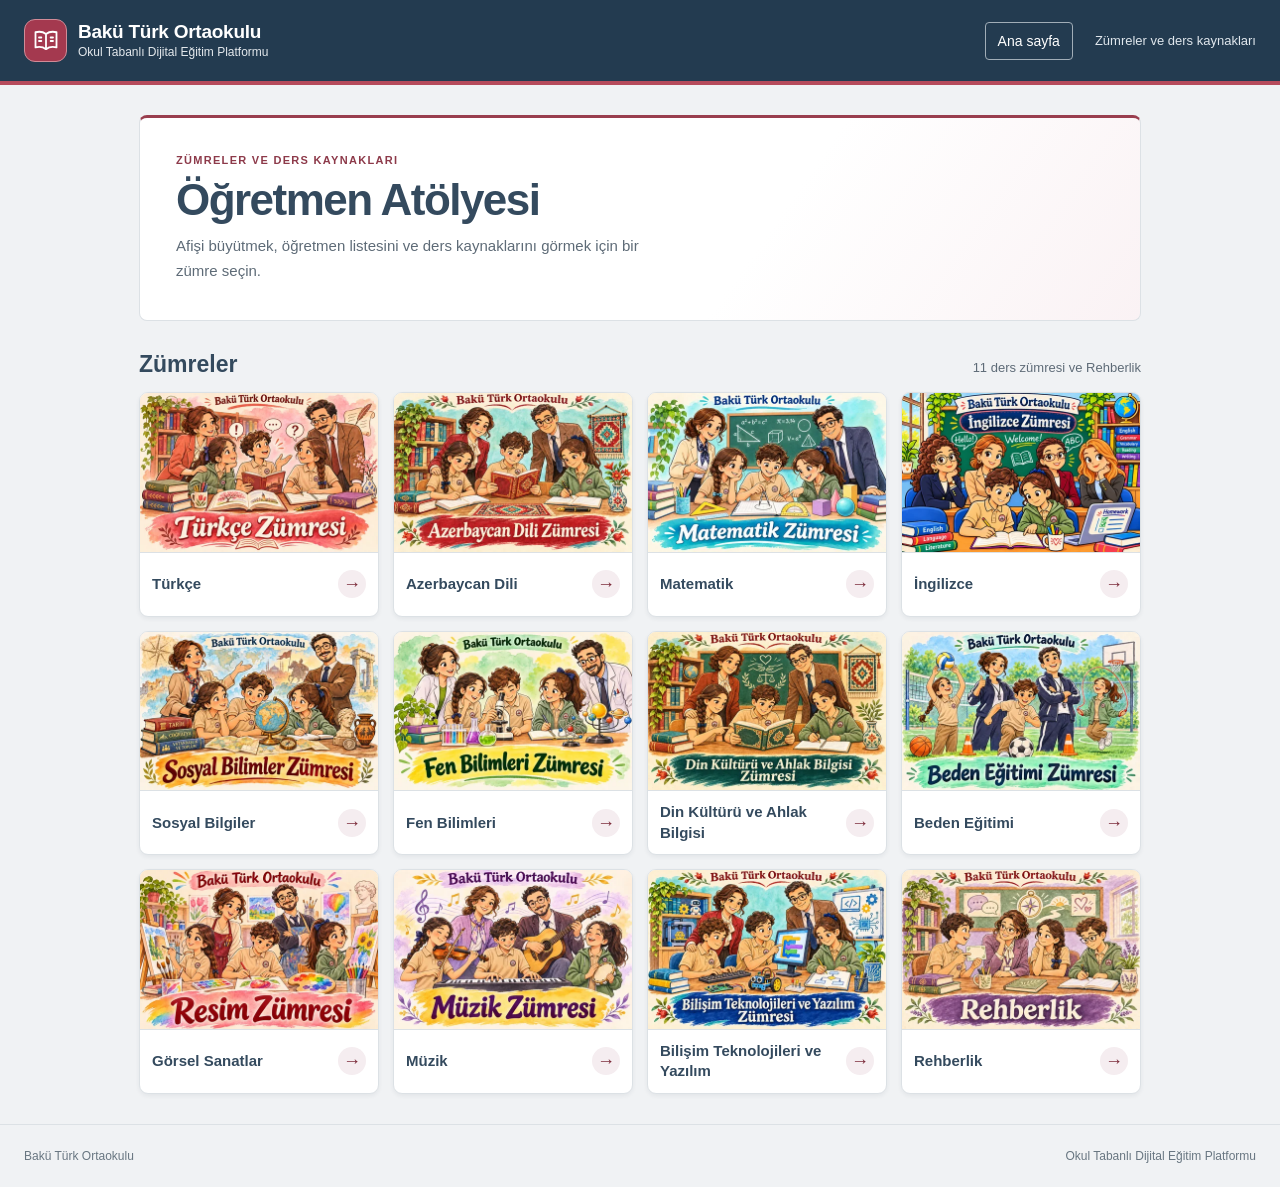
<file: materyaller/index.html>
<!doctype html>
<html lang="tr">
<head>
  <meta charset="utf-8">
  <meta name="viewport" content="width=device-width, initial-scale=1">
  <meta name="description" content="Öğretmen Atölyesi: zümre görselleri, öğretmen listeleri ve ders kaynakları.">
  <title>Öğretmen Atölyesi | Bakü Türk Ortaokulu Okul Tabanlı Dijital Eğitim Platformu</title>
  <link rel="stylesheet" href="../style.css">
  <style>
    .workshop-page {
      --workshop-navy: #344a5e;
      --workshop-wine: #7c2c3b;
      --workshop-line: #dce1e5;
      --workshop-muted: #5e6b77;
    }
    .workshop-hero {
      padding: clamp(20px, 4vw, 36px);
      border: 1px solid var(--workshop-line);
      border-top: 3px solid #993e4e;
      border-radius: 8px;
      background: linear-gradient(125deg, #fff 62%, #faf2f4);
    }
    .workshop-hero .eyebrow { margin-bottom: 10px; }
    .workshop-hero h1 {
      margin-bottom: 10px;
      font-size: clamp(29px, 5vw, 44px);
      letter-spacing: -.035em;
      line-height: 1.1;
    }
    .workshop-hero .lead { margin: 0; max-width: 480px; line-height: 1.65; }
    .workshop-back {
      display: inline-flex;
      min-height: 44px;
      align-items: center;
      gap: 8px;
      font-size: 14px;
      font-weight: 700;
      color: var(--workshop-wine);
    }
    .workshop-directory { margin: 30px 0; scroll-margin-top: 16px; }
    .workshop-heading {
      display: flex;
      align-items: baseline;
      justify-content: space-between;
      flex-wrap: wrap;
      gap: 6px 16px;
      margin-bottom: 14px;
    }
    .workshop-heading h2 { margin: 0; }
    .workshop-count { margin: 0; color: var(--workshop-muted); font-size: 13px; }
    .workshop-grid {
      display: grid;
      grid-template-columns: repeat(4, minmax(0, 1fr));
      gap: 14px;
      margin: 0;
      padding: 0;
      list-style: none;
    }
    .workshop-link {
      display: flex;
      flex-direction: column;
      height: 100%;
      min-width: 0;
      overflow: hidden;
      border: 1px solid var(--workshop-line);
      border-radius: 9px;
      background: #fff;
      color: var(--workshop-navy);
      font-weight: 700;
      font-size: 15px;
      line-height: 1.35;
      box-shadow: 0 2px 4px #182d4210;
    }
    .workshop-link:is(:hover, :focus-visible) { border-color: #a3b0be; }
    .workshop-thumbnail {
      display: block;
      aspect-ratio: 3 / 2;
      overflow: hidden;
      background: #f3efed;
    }
    .workshop-thumbnail img {
      display: block;
      width: 100%;
      height: 100%;
      object-fit: contain;
    }
    .workshop-card-body {
      display: grid;
      grid-template-columns: minmax(0, 1fr) auto;
      align-items: center;
      flex: 1;
      gap: 8px;
      min-height: 64px;
      padding: 10px 12px;
      border-top: 1px solid var(--workshop-line);
    }
    .workshop-arrow {
      display: grid;
      place-items: center;
      width: 28px;
      height: 28px;
      border-radius: 50%;
      background: #f5edf0;
      color: var(--workshop-wine);
      font-weight: 400;
      font-size: 18px;
    }
    .workshop-panel {
      margin: 0 0 18px;
      padding: clamp(18px, 3.5vw, 30px);
      border: 1px solid var(--workshop-line);
      border-radius: 8px;
      background: #fff;
      scroll-margin-top: 16px;
    }
    @supports selector(:has(*)) {
      .workshop-panels > .workshop-panel:not(:target):not(#ingilizce),
      .workshop-panels:has(> .workshop-panel:target) > #ingilizce:not(:target) { display: none; }
    }
    .workshop-back { margin: -8px 0 4px; }
    .workshop-back:hover { text-decoration: underline; }
    .workshop-panel h2 { margin-bottom: 14px; }
    .workshop-art {
      display: grid;
      grid-template-columns: minmax(0, 1fr);
      place-items: center;
      margin: 0 0 16px;
      overflow: hidden;
      border-radius: 6px;
      background: #f8f5f3;
    }
    .workshop-art img { display: block; width: auto; height: auto; max-width: 100%; }
    .workshop-teachers {
      padding: 14px 16px;
      border-left: 3px solid #993e4e;
      border-radius: 3px;
      background: #f7f4f5;
    }
    .workshop-teachers h3, .workshop-games h3 { margin: 0; color: var(--workshop-navy); font-size: 16px; }
    .workshop-teachers p { margin: 5px 0 0; color: var(--workshop-muted); font-size: 14px; line-height: 1.6; }
    .workshop-teacher-list {
      display: grid;
      grid-template-columns: repeat(2, minmax(0, 1fr));
      align-items: start;
      gap: 8px;
      list-style: none;
      margin: 10px 0 0;
      padding: 0;
    }
    .workshop-teacher-trigger {
      display: flex;
      justify-content: space-between;
      align-items: center;
      gap: 10px;
      min-height: 44px;
      padding: 8px 11px;
      border: 1px solid #dce4ea;
      border-radius: 7px;
      background: #fff;
      color: var(--workshop-navy);
      font-size: 14px;
      font-weight: 700;
    }
    .workshop-teacher-trigger:hover { border-color: #b9808b; }
    .workshop-teacher-trigger:focus-visible { outline: 2px solid #2c5275; outline-offset: 2px; }
    summary.workshop-teacher-trigger { cursor: pointer; list-style: none; }
    summary.workshop-teacher-trigger::-webkit-details-marker { display: none; }
    summary.workshop-teacher-trigger::after {
      content: "";
      flex: none;
      width: 6px;
      height: 6px;
      margin: -3px 2px 0 0;
      border-right: 2px solid #932d43;
      border-bottom: 2px solid #932d43;
      transform: rotate(45deg);
    }
    details[open] > summary.workshop-teacher-trigger::after { transform: rotate(225deg); margin-top: 3px; }
    .workshop-teacher-trigger svg { flex: none; color: #932d43; }
    .workshop-teacher-list details p { margin: 5px 10px 2px; }
    @media (max-width: 520px) {
      .workshop-teacher-list { grid-template-columns: 1fr; }
    }
    .workshop-games { margin-top: 22px; }
    .workshop-games h3 { margin-bottom: 12px; }
    .workshop-games .materials-grid { gap: 14px; }
    .workshop-games .material-card { padding: 18px; }
    .workshop-games .material-card h4 { margin: 12px 0 5px; color: var(--workshop-navy); font-size: 18px; }
    .workshop-games .material-icon { width: 44px; height: 44px; font-size: 19px; }
    .workshop-games .material-card .material-description { margin: 10px 0 15px; }
    .workshop-games .note { margin-top: 13px; }
    html.workshop-dialog-open { overflow: hidden; }
    .workshop-dialog {
      --workshop-dialog-padding: clamp(14px, 3vw, 24px);
      width: min(840px, calc(100% - 32px));
      max-width: none;
      max-height: calc(100vh - 32px);
      max-height: calc(100dvh - 32px);
      padding: 0;
      overflow: auto;
      overscroll-behavior: contain;
      scroll-padding-block-start: 94px;
      border: 1px solid var(--workshop-line);
      border-top: 4px solid #993e4e;
      border-radius: 12px;
      background: #fff;
      color: #323b44;
      box-shadow: 0 18px 65px #17253455;
    }
    .workshop-dialog:not([open]) { display: none; }
    .workshop-dialog::backdrop { background: rgb(22 32 44 / 67%); }
    .workshop-dialog .workshop-panel {
      margin: 0;
      padding: 0 var(--workshop-dialog-padding) var(--workshop-dialog-padding);
      border: 0;
      border-radius: 0;
    }
    .workshop-dialog .workshop-back { display: none; }
    .workshop-dialog .workshop-panel-heading {
      position: sticky;
      z-index: 1;
      top: 0;
      display: flex;
      align-items: center;
      justify-content: space-between;
      gap: 12px;
      margin: 0 calc(-1 * var(--workshop-dialog-padding)) 16px;
      padding: 10px var(--workshop-dialog-padding);
      border-bottom: 1px solid var(--workshop-line);
      background: #fff;
    }
    .workshop-dialog .workshop-panel-heading h2 {
      margin: 0;
      font-size: clamp(17px, 3vw, 23px);
      line-height: 1.25;
    }
    .workshop-dialog .workshop-art img {
      max-height: 58vh;
      max-height: min(58dvh, 510px);
    }
    .workshop-close {
      display: inline-flex;
      align-items: center;
      justify-content: center;
      flex-shrink: 0;
      gap: 6px;
      min-height: 44px;
      padding: 0 10px;
      border: 1px solid #dce1e5;
      border-radius: 6px;
      background: #fff;
      color: var(--workshop-navy);
      font-size: 13px;
      font-weight: 700;
    }
    .workshop-close:hover { background: #f5edf0; color: var(--workshop-wine); }
    .workshop-close span { font-size: 20px; line-height: 1; }
    @media (prefers-reduced-motion: no-preference) {
      @keyframes workshop-card-in {
        from { opacity: 0; transform: translateY(8px); }
        to { opacity: 1; transform: translateY(0); }
      }
      @keyframes workshop-dialog-in {
        from { opacity: 0; transform: translateY(8px) scale(.985); }
        to { opacity: 1; transform: none; }
      }
      @keyframes workshop-backdrop-in {
        from { opacity: 0; }
        to { opacity: 1; }
      }
      .workshop-grid > li { animation: workshop-card-in 300ms ease-out var(--card-delay, 0ms) both; }
      .workshop-grid > li:nth-child(4n + 2) { --card-delay: 30ms; }
      .workshop-grid > li:nth-child(4n + 3) { --card-delay: 60ms; }
      .workshop-grid > li:nth-child(4n + 4) { --card-delay: 90ms; }
      .workshop-link { transition: transform 180ms ease, box-shadow 180ms ease, border-color 180ms ease; }
      .workshop-thumbnail img { transition: transform 240ms ease-out; }
      .workshop-arrow { transition: transform 180ms ease; }
      .workshop-link:focus-visible { transform: translateY(-3px); box-shadow: 0 8px 18px #182d4224; }
      .workshop-link:focus-visible .workshop-thumbnail img { transform: scale(1.03); }
      .workshop-link:focus-visible .workshop-arrow { transform: translateX(2px); }
      @media (hover: hover) and (pointer: fine) {
        .workshop-link:hover { transform: translateY(-3px); box-shadow: 0 8px 18px #182d4224; }
        .workshop-link:hover .workshop-thumbnail img { transform: scale(1.03); }
        .workshop-link:hover .workshop-arrow { transform: translateX(2px); }
      }
      .workshop-link:active { transform: scale(.985); }
      .workshop-dialog[open] { animation: workshop-dialog-in 220ms ease-out both; }
      .workshop-dialog[open]::backdrop { animation: workshop-backdrop-in 180ms ease-out both; }
    }
    @media (max-width: 920px) {
      .workshop-grid { grid-template-columns: repeat(3, minmax(0, 1fr)); }
    }
    @media (max-width: 680px) {
      .workshop-grid { grid-template-columns: repeat(2, minmax(0, 1fr)); }
    }
    @media (max-width: 580px) {
      .workshop-directory { margin: 23px 0; }
      .workshop-grid { gap: 10px; }
      .workshop-link { font-size: 14px; }
      .workshop-card-body { min-height: 57px; padding: 9px 10px; }
      .workshop-arrow { width: 23px; height: 23px; font-size: 15px; }
      .workshop-dialog { width: calc(100% - 20px); }
    }
  </style>
  <link rel="stylesheet" href="../platform/platform.css?v=3">
</head>
<body>
  <a class="skip-link" href="#main-content">İçeriğe geç</a>
  <header class="site-header site-header--platform">
    <a href="../" class="brand platform-brand" aria-label="Bakü Türk Ortaokulu Okul Tabanlı Dijital Eğitim Platformu">
      <span class="brand-icon platform-mark" aria-hidden="true">
        <svg width="28" height="28" viewBox="0 0 24 24" fill="none" stroke="currentColor" stroke-width="1.55" stroke-linecap="round" stroke-linejoin="round"><path d="M12 6c-2.6-2-5.5-2.4-9-1.5v13c3.5-.9 6.4-.5 9 1.5 2.6-2 5.5-2.4 9-1.5v-13c-3.5-.9-6.4-.5-9 1.5v13"/><path d="M6 9h2m-2 3h2m8-3h2m-2 3h2"/></svg>
      </span>
      <span class="platform-brand-copy"><strong>Bakü Türk Ortaokulu</strong><span>Okul Tabanlı Dijital Eğitim Platformu</span></span>
    </a>
    <div class="header-links"><a href="../">Ana sayfa</a><span class="stage">Zümreler ve ders kaynakları</span></div>
  </header>
  <main id="main-content" class="materials-page workshop-page" tabindex="-1">
    <section class="workshop-hero" aria-labelledby="workshop-title">
      <div>
        <p class="eyebrow">ZÜMRELER VE DERS KAYNAKLARI</p>
        <h1 id="workshop-title">Öğretmen Atölyesi</h1>
        <p class="lead">Afişi büyütmek, öğretmen listesini ve ders kaynaklarını görmek için bir zümre seçin.</p>
      </div>
    </section>
    <nav class="workshop-directory" id="zumreler" aria-labelledby="directory-title" tabindex="-1">
      <div class="workshop-heading">
        <h2 id="directory-title">Zümreler</h2>
        <p class="workshop-count">11 ders zümresi ve Rehberlik</p>
      </div>
      <ul class="workshop-grid">
        <li><a class="workshop-link" href="#turkce">
          <span class="workshop-thumbnail">
            <img src="./mini-turkce.webp" width="480" height="320" loading="lazy" decoding="async" alt="">
          </span>
          <span class="workshop-card-body">
            <span>Türkçe</span>
            <span class="workshop-arrow" aria-hidden="true">→</span>
          </span>
        </a></li>
        <li><a class="workshop-link" href="#azerbaycan-dili">
          <span class="workshop-thumbnail">
            <img src="./mini-azerbaycan-dili.webp" width="480" height="320" loading="lazy" decoding="async" alt="">
          </span>
          <span class="workshop-card-body">
            <span>Azerbaycan Dili</span>
            <span class="workshop-arrow" aria-hidden="true">→</span>
          </span>
        </a></li>
        <li><a class="workshop-link" href="#matematik">
          <span class="workshop-thumbnail">
            <img src="./mini-matematik.webp" width="480" height="320" loading="lazy" decoding="async" alt="">
          </span>
          <span class="workshop-card-body">
            <span>Matematik</span>
            <span class="workshop-arrow" aria-hidden="true">→</span>
          </span>
        </a></li>
        <li><a class="workshop-link" href="#ingilizce">
          <span class="workshop-thumbnail">
            <img src="./mini-ingilizce.webp" width="480" height="320" loading="lazy" decoding="async" alt="">
          </span>
          <span class="workshop-card-body">
            <span>İngilizce</span>
            <span class="workshop-arrow" aria-hidden="true">→</span>
          </span>
        </a></li>
        <li><a class="workshop-link" href="#sosyal-bilgiler">
          <span class="workshop-thumbnail">
            <img src="./mini-sosyal-bilgiler.webp" width="480" height="320" loading="lazy" decoding="async" alt="">
          </span>
          <span class="workshop-card-body">
            <span>Sosyal Bilgiler</span>
            <span class="workshop-arrow" aria-hidden="true">→</span>
          </span>
        </a></li>
        <li><a class="workshop-link" href="#fen-bilimleri">
          <span class="workshop-thumbnail">
            <img src="./mini-fen-bilimleri.webp" width="480" height="320" loading="lazy" decoding="async" alt="">
          </span>
          <span class="workshop-card-body">
            <span>Fen Bilimleri</span>
            <span class="workshop-arrow" aria-hidden="true">→</span>
          </span>
        </a></li>
        <li><a class="workshop-link" href="#din-kulturu">
          <span class="workshop-thumbnail">
            <img src="./mini-din-kulturu.webp" width="480" height="320" loading="lazy" decoding="async" alt="">
          </span>
          <span class="workshop-card-body">
            <span>Din Kültürü ve Ahlak Bilgisi</span>
            <span class="workshop-arrow" aria-hidden="true">→</span>
          </span>
        </a></li>
        <li><a class="workshop-link" href="#beden-egitimi">
          <span class="workshop-thumbnail">
            <img src="./mini-beden-egitimi.webp" width="480" height="320" loading="lazy" decoding="async" alt="">
          </span>
          <span class="workshop-card-body">
            <span>Beden Eğitimi</span>
            <span class="workshop-arrow" aria-hidden="true">→</span>
          </span>
        </a></li>
        <li><a class="workshop-link" href="#gorsel-sanatlar">
          <span class="workshop-thumbnail">
            <img src="./mini-gorsel-sanatlar.webp" width="480" height="320" loading="lazy" decoding="async" alt="">
          </span>
          <span class="workshop-card-body">
            <span>Görsel Sanatlar</span>
            <span class="workshop-arrow" aria-hidden="true">→</span>
          </span>
        </a></li>
        <li><a class="workshop-link" href="#muzik">
          <span class="workshop-thumbnail">
            <img src="./mini-muzik.webp" width="480" height="320" loading="lazy" decoding="async" alt="">
          </span>
          <span class="workshop-card-body">
            <span>Müzik</span>
            <span class="workshop-arrow" aria-hidden="true">→</span>
          </span>
        </a></li>
        <li><a class="workshop-link" href="#bilisim-teknolojileri">
          <span class="workshop-thumbnail">
            <img src="./mini-bilisim-teknolojileri.webp" width="480" height="320" loading="lazy" decoding="async" alt="">
          </span>
          <span class="workshop-card-body">
            <span>Bilişim Teknolojileri ve Yazılım</span>
            <span class="workshop-arrow" aria-hidden="true">→</span>
          </span>
        </a></li>
        <li><a class="workshop-link" href="#rehberlik">
          <span class="workshop-thumbnail">
            <img src="./mini-rehberlik.webp" width="480" height="320" loading="lazy" decoding="async" alt="">
          </span>
          <span class="workshop-card-body">
            <span>Rehberlik</span>
            <span class="workshop-arrow" aria-hidden="true">→</span>
          </span>
        </a></li>
      </ul>
    </nav>
    <div class="workshop-panels">
      <section class="workshop-panel" id="turkce" aria-labelledby="turkce-title" tabindex="-1">
        <a class="workshop-back" href="#zumreler">← Zümrelere dön</a>
        <div class="workshop-panel-heading">
          <h2 id="turkce-title">Türkçe Zümresi</h2>
        </div>
        <figure class="workshop-art">
          <img src="./zumre-turkce.webp" width="1536" height="1024" loading="lazy" decoding="async" alt="Bakü Türk Ortaokulu — Türkçe Zümresi afişi">
        </figure>
        <div class="workshop-teachers">
          <h3>Zümre öğretmenleri</h3>
          <p>Öğretmen listesi daha sonra eklenecek.</p>
        </div>
      </section>
      <section class="workshop-panel" id="azerbaycan-dili" aria-labelledby="azerbaycan-dili-title" tabindex="-1">
        <a class="workshop-back" href="#zumreler">← Zümrelere dön</a>
        <div class="workshop-panel-heading">
          <h2 id="azerbaycan-dili-title">Azerbaycan Dili Zümresi</h2>
        </div>
        <figure class="workshop-art">
          <img src="./zumre-azerbaycan-dili.webp" width="1536" height="1024" loading="lazy" decoding="async" alt="Bakü Türk Ortaokulu — Azerbaycan Dili Zümresi afişi">
        </figure>
        <div class="workshop-teachers">
          <h3>Zümre öğretmenleri</h3>
          <p>Öğretmen listesi daha sonra eklenecek.</p>
        </div>
      </section>
      <section class="workshop-panel" id="matematik" aria-labelledby="matematik-title" tabindex="-1">
        <a class="workshop-back" href="#zumreler">← Zümrelere dön</a>
        <div class="workshop-panel-heading">
          <h2 id="matematik-title">Matematik Zümresi</h2>
        </div>
        <figure class="workshop-art">
          <img src="./zumre-matematik.webp" width="1536" height="1024" loading="lazy" decoding="async" alt="Bakü Türk Ortaokulu — Matematik Zümresi afişi">
        </figure>
        <div class="workshop-teachers">
          <h3>Zümre öğretmenleri</h3>
          <p>Öğretmen listesi daha sonra eklenecek.</p>
        </div>
      </section>
      <section class="workshop-panel" id="ingilizce" aria-labelledby="ingilizce-title" tabindex="-1">
        <a class="workshop-back" href="#zumreler">← Zümrelere dön</a>
        <div class="workshop-panel-heading">
          <h2 id="ingilizce-title">İngilizce Zümresi</h2>
        </div>
        <figure class="workshop-art">
          <img src="./zumre-ingilizce.webp" width="1536" height="1024" loading="lazy" decoding="async" alt="Bakü Türk Ortaokulu — İngilizce Zümresi afişi">
        </figure>
        <div class="workshop-teachers">
          <h3>Zümre öğretmenleri</h3>
          <ul class="workshop-teacher-list">
            <li>
              <details>
                <summary class="workshop-teacher-trigger">Gülşen Zengin</summary>
                <p>Öğretmen sayfasının bağlantısı henüz eklenmedi.</p>
              </details>
            </li>
            <li>
              <details>
                <summary class="workshop-teacher-trigger">Melek Gedik</summary>
                <p>Öğretmen sayfasının bağlantısı henüz eklenmedi.</p>
              </details>
            </li>
            <li>
              <details>
                <summary class="workshop-teacher-trigger">Nevra Akorhan Memiş</summary>
                <p>Öğretmen sayfasının bağlantısı henüz eklenmedi.</p>
              </details>
            </li>
            <li>
              <a class="workshop-teacher-trigger" href="https://gizemshahbazova.github.io/Ingilizce/" target="_blank" rel="noopener noreferrer">
                Zeynep Gizem Şahbaz <svg width="15" height="15" viewBox="0 0 16 16" aria-hidden="true" fill="none" stroke="currentColor" stroke-width="1.5" stroke-linecap="round" stroke-linejoin="round"><path d="M5 11l6-6M5 5h6v6"/></svg>
              </a>
            </li>
          </ul>
        </div>
        <section class="workshop-games" aria-labelledby="games-title">
          <h3 id="games-title">Oyunlar</h3>
          <div class="materials-grid">
            <article class="material-card">
              <div class="material-icon" aria-hidden="true">Aa</div>
              <h4>Kelime oyunu</h4>
              <span class="material-kind" lang="en">School Life · Vocabulary Challenge</span>
              <p class="material-description">Okul hayatıyla ilgili İngilizce kelimeleri sorularla tekrar edin. Seviyenizi seçin ve kelime bilginizi sınayın.</p>
              <a class="primary" href="./oyun-1.html" aria-label="Kelime oyununu oyna">Oyna →</a>
            </article>
            <article class="material-card">
              <div class="material-icon" aria-hidden="true">📖</div>
              <h4>Okuma oyunu</h4>
              <span class="material-kind" lang="en">School Life Reading Quest</span>
              <p class="material-description">İngilizce metinleri okuyun, soruları cevaplayın ve okul hayatıyla ilgili okuma becerilerinizi geliştirin.</p>
              <a class="primary" href="./reading_game.html" aria-label="Okuma oyununu oyna">Oyna →</a>
            </article>
          </div>
          <p class="note">Bu oyunlar alıştırma içindir; oyun puanları ödev takip hesabınıza kaydedilmez.</p>
        </section>
      </section>
      <section class="workshop-panel" id="sosyal-bilgiler" aria-labelledby="sosyal-bilgiler-title" tabindex="-1">
        <a class="workshop-back" href="#zumreler">← Zümrelere dön</a>
        <div class="workshop-panel-heading">
          <h2 id="sosyal-bilgiler-title">Sosyal Bilgiler Zümresi</h2>
        </div>
        <figure class="workshop-art">
          <img src="./zumre-sosyal-bilgiler.webp" width="1536" height="1024" loading="lazy" decoding="async" alt="Bakü Türk Ortaokulu — Sosyal Bilimler Zümresi afişi">
        </figure>
        <div class="workshop-teachers">
          <h3>Zümre öğretmenleri</h3>
          <p>Öğretmen listesi daha sonra eklenecek.</p>
        </div>
      </section>
      <section class="workshop-panel" id="fen-bilimleri" aria-labelledby="fen-bilimleri-title" tabindex="-1">
        <a class="workshop-back" href="#zumreler">← Zümrelere dön</a>
        <div class="workshop-panel-heading">
          <h2 id="fen-bilimleri-title">Fen Bilimleri Zümresi</h2>
        </div>
        <figure class="workshop-art">
          <img src="./zumre-fen-bilimleri.webp" width="1536" height="1024" loading="lazy" decoding="async" alt="Bakü Türk Ortaokulu — Fen Bilimleri Zümresi afişi">
        </figure>
        <div class="workshop-teachers">
          <h3>Zümre öğretmenleri</h3>
          <p>Öğretmen listesi daha sonra eklenecek.</p>
        </div>
      </section>
      <section class="workshop-panel" id="din-kulturu" aria-labelledby="din-kulturu-title" tabindex="-1">
        <a class="workshop-back" href="#zumreler">← Zümrelere dön</a>
        <div class="workshop-panel-heading">
          <h2 id="din-kulturu-title">Din Kültürü ve Ahlak Bilgisi Zümresi</h2>
        </div>
        <figure class="workshop-art">
          <img src="./zumre-din-kulturu.webp" width="1536" height="1024" loading="lazy" decoding="async" alt="Bakü Türk Ortaokulu — Din Kültürü ve Ahlak Bilgisi Zümresi afişi">
        </figure>
        <div class="workshop-teachers">
          <h3>Zümre öğretmenleri</h3>
          <p>Öğretmen listesi daha sonra eklenecek.</p>
        </div>
      </section>
      <section class="workshop-panel" id="beden-egitimi" aria-labelledby="beden-egitimi-title" tabindex="-1">
        <a class="workshop-back" href="#zumreler">← Zümrelere dön</a>
        <div class="workshop-panel-heading">
          <h2 id="beden-egitimi-title">Beden Eğitimi Zümresi</h2>
        </div>
        <figure class="workshop-art">
          <img src="./zumre-beden-egitimi.webp" width="1536" height="1024" loading="lazy" decoding="async" alt="Bakü Türk Ortaokulu — Beden Eğitimi Zümresi afişi">
        </figure>
        <div class="workshop-teachers">
          <h3>Zümre öğretmenleri</h3>
          <p>Öğretmen listesi daha sonra eklenecek.</p>
        </div>
      </section>
      <section class="workshop-panel" id="gorsel-sanatlar" aria-labelledby="gorsel-sanatlar-title" tabindex="-1">
        <a class="workshop-back" href="#zumreler">← Zümrelere dön</a>
        <div class="workshop-panel-heading">
          <h2 id="gorsel-sanatlar-title">Görsel Sanatlar Zümresi</h2>
        </div>
        <figure class="workshop-art">
          <img src="./zumre-gorsel-sanatlar.webp" width="1536" height="1024" loading="lazy" decoding="async" alt="Bakü Türk Ortaokulu — Resim Zümresi afişi">
        </figure>
        <div class="workshop-teachers">
          <h3>Zümre öğretmenleri</h3>
          <p>Öğretmen listesi daha sonra eklenecek.</p>
        </div>
      </section>
      <section class="workshop-panel" id="muzik" aria-labelledby="muzik-title" tabindex="-1">
        <a class="workshop-back" href="#zumreler">← Zümrelere dön</a>
        <div class="workshop-panel-heading">
          <h2 id="muzik-title">Müzik Zümresi</h2>
        </div>
        <figure class="workshop-art">
          <img src="./zumre-muzik.webp" width="1536" height="1024" loading="lazy" decoding="async" alt="Bakü Türk Ortaokulu — Müzik Zümresi afişi">
        </figure>
        <div class="workshop-teachers">
          <h3>Zümre öğretmenleri</h3>
          <p>Öğretmen listesi daha sonra eklenecek.</p>
        </div>
      </section>
      <section class="workshop-panel" id="bilisim-teknolojileri" aria-labelledby="bilisim-teknolojileri-title" tabindex="-1">
        <a class="workshop-back" href="#zumreler">← Zümrelere dön</a>
        <div class="workshop-panel-heading">
          <h2 id="bilisim-teknolojileri-title">Bilişim Teknolojileri ve Yazılım Zümresi</h2>
        </div>
        <figure class="workshop-art">
          <img src="./zumre-bilisim-teknolojileri.webp" width="1536" height="1024" loading="lazy" decoding="async" alt="Bakü Türk Ortaokulu — Bilişim Teknolojileri ve Yazılım Zümresi afişi">
        </figure>
        <div class="workshop-teachers">
          <h3>Zümre öğretmenleri</h3>
          <p>Öğretmen listesi daha sonra eklenecek.</p>
        </div>
      </section>
      <section class="workshop-panel" id="rehberlik" aria-labelledby="rehberlik-title" tabindex="-1">
        <a class="workshop-back" href="#zumreler">← Zümrelere dön</a>
        <div class="workshop-panel-heading">
          <h2 id="rehberlik-title">Rehberlik</h2>
        </div>
        <figure class="workshop-art">
          <img src="./zumre-rehberlik.webp" width="1536" height="1024" loading="lazy" decoding="async" alt="Bakü Türk Ortaokulu — Rehberlik afişi">
        </figure>
        <div class="workshop-teachers">
          <h3>Rehberlik öğretmenleri</h3>
          <p>Öğretmen listesi daha sonra eklenecek.</p>
        </div>
      </section>
    </div>
    <dialog class="workshop-dialog" id="zumre-penceresi">
      <button class="workshop-close" type="button" autofocus><span aria-hidden="true">×</span> Kapat</button>
    </dialog>
  </main>
  <footer>Bakü Türk Ortaokulu <span>Okul Tabanlı Dijital Eğitim Platformu</span></footer>
  <script>
    (() => {
      const dialog = document.getElementById("zumre-penceresi");
      if (typeof dialog.showModal !== "function") return;

      const panels = document.querySelector(".workshop-panels");
      const closeButton = dialog.querySelector(".workshop-close");
      const links = [...document.querySelectorAll(".workshop-link")];
      let activePanel, placeholder, opener;
      let beganOutside = false;

      function panelFor(hash) {
        const panel = document.getElementById(hash.slice(1));
        return panel?.classList.contains("workshop-panel") ? panel : null;
      }

      function openPanel(panel, trigger) {
        if (activePanel) return;
        activePanel = panel;
        opener = trigger;
        placeholder = document.createComment("Zümre içeriği");
        panel.replaceWith(placeholder);
        panel.querySelector(".workshop-panel-heading").append(closeButton);
        dialog.append(panel);
        dialog.setAttribute("aria-labelledby", panel.getAttribute("aria-labelledby"));
        dialog.showModal();
        document.documentElement.classList.add("workshop-dialog-open");
        dialog.scrollTop = 0;
      }

      closeButton.addEventListener("click", () => dialog.close());
      dialog.addEventListener("pointerdown", event => { beganOutside = event.target === dialog; });
      dialog.addEventListener("click", event => {
        if (beganOutside && event.target === dialog) dialog.close();
        beganOutside = false;
      });
      dialog.addEventListener("close", () => {
        dialog.prepend(closeButton);
        placeholder.replaceWith(activePanel);
        if (location.hash === "#" + activePanel.id) {
          history.replaceState(history.state, "", location.pathname + location.search);
        }
        activePanel = null;
        document.documentElement.classList.remove("workshop-dialog-open");
        opener?.focus({ preventScroll: true });
        opener = null;
      });

      for (const link of links) {
        link.setAttribute("aria-haspopup", "dialog");
        link.setAttribute("aria-controls", dialog.id);
        link.addEventListener("click", event => {
          if (event.button !== 0 || event.metaKey || event.ctrlKey || event.shiftKey || event.altKey) return;
          const panel = panelFor(link.hash);
          if (!panel) return;
          event.preventDefault();
          openPanel(panel, link);
        });
      }

      panels.hidden = true;
      function openLinkedPanel() {
        const panel = panelFor(location.hash);
        if (!panel) return;
        const trigger = links.find(link => link.classList.contains("workshop-link") && link.hash === location.hash);
        openPanel(panel, trigger);
      }
      window.addEventListener("hashchange", openLinkedPanel);
      openLinkedPanel();
    })();
  </script>
</body>
</html>
</file>
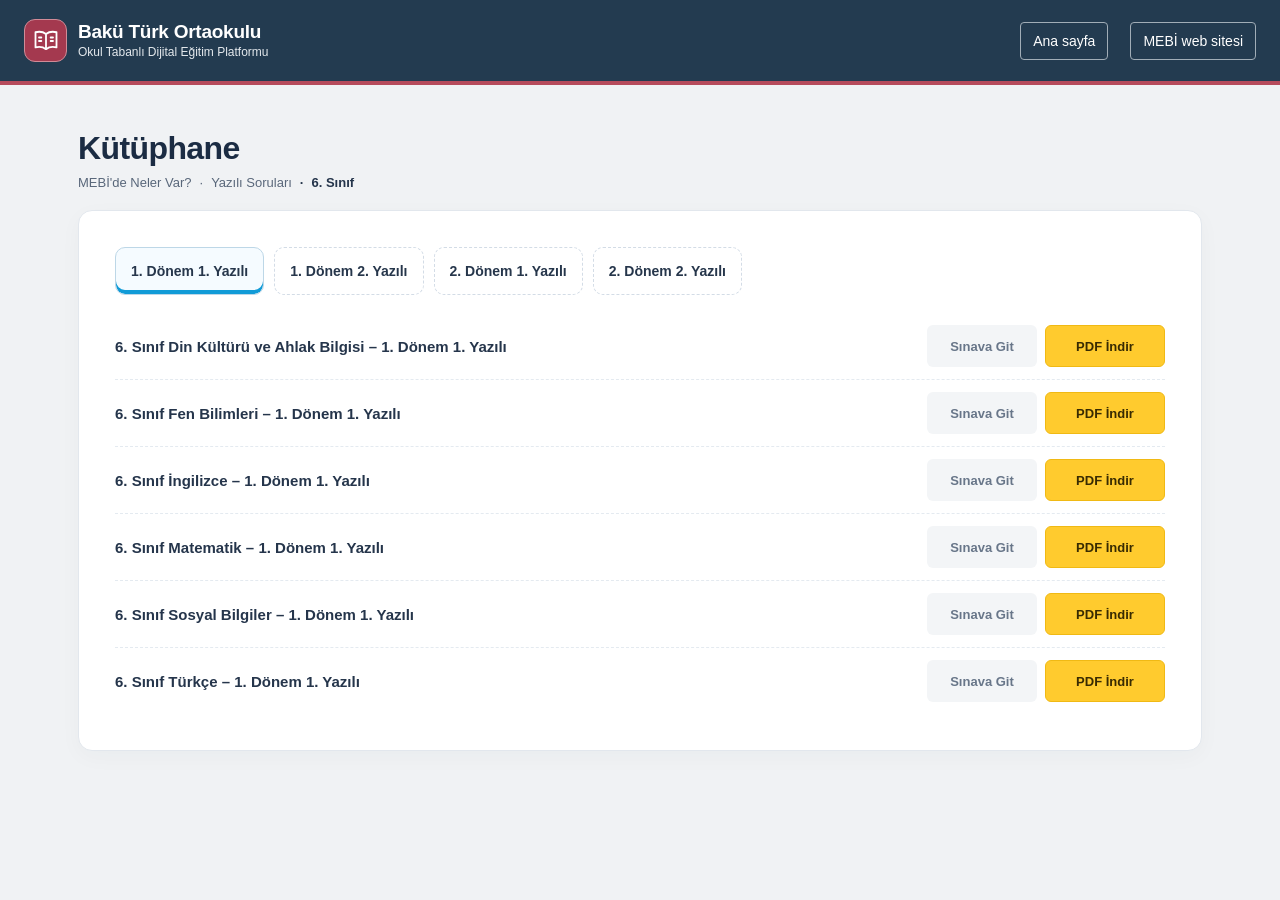
<file: mebi/index.html>
<!doctype html>
<html lang="tr">
<head>
  <meta charset="utf-8">
  <meta name="viewport" content="width=device-width, initial-scale=1">
  <meta name="description" content="MEBİ Kütüphanesi: 6. sınıf yazılı hazırlık PDF'leri.">
  <title>MEBİ Kütüphanesi | Bakü Türk Ortaokulu Okul Tabanlı Dijital Eğitim Platformu</title>
  <link rel="stylesheet" href="../style.css">
  <style>
    .library-page {
      display: block;
      max-width: 1180px;
      margin: clamp(20px, 4vw, 44px) auto 48px;
      padding: 0 clamp(14px, 3vw, 28px);
    }
    .library-heading { margin-bottom: 20px; }
    .library-heading h1 {
      margin: 0 0 8px;
      color: #1b2c43;
      font-size: clamp(25px, 4vw, 32px);
      line-height: 1.2;
    }
    .library-breadcrumb {
      display: flex;
      flex-wrap: wrap;
      gap: 4px 8px;
      margin: 0;
      padding: 0;
      list-style: none;
      color: #59677a;
      font-size: 13px;
    }
    .library-breadcrumb li + li::before { content: "·"; margin-right: 8px; }
    .library-breadcrumb a:hover { text-decoration: underline; }
    .library-breadcrumb [aria-current] { color: #25354b; font-weight: 700; }
    .library-board {
      padding: clamp(14px, 4vw, 36px);
      border: 1px solid #e2e7ed;
      border-radius: 14px;
      background: #fff;
      box-shadow: 0 6px 22px #25354b08;
    }
    .library-tabs {
      display: flex;
      flex-wrap: wrap;
      gap: 10px;
      margin: 0 0 18px;
    }
    .library-tab {
      min-height: 48px;
      padding: 10px 15px;
      border: 1px dashed #d3dce6;
      border-radius: 10px;
      background: #fff;
      color: #26364b;
      font: inherit;
      font-size: 14px;
      font-weight: 700;
      line-height: 1.3;
      cursor: pointer;
    }
    .library-tab:hover { background: #f7fafc; }
    .library-tab[aria-selected="true"] {
      border-style: solid;
      border-color: #bdd7e7;
      box-shadow: inset 0 -4px #119bd7;
      background: #f5fbff;
    }
    .library-rows { margin: 0; padding: 0; list-style: none; }
    .library-row {
      display: flex;
      align-items: center;
      justify-content: space-between;
      gap: 12px 20px;
      min-height: 66px;
      padding: 12px 0;
      border-bottom: 1px dashed #e4eaf0;
    }
    .library-row:last-child { border-bottom: 0; }
    .library-label {
      color: #25354b;
      font-size: 15px;
      font-weight: 700;
      line-height: 1.45;
    }
    .library-actions { display: flex; gap: 8px; flex: none; }
    .library-action {
      display: inline-flex;
      align-items: center;
      justify-content: center;
      min-height: 42px;
      min-width: 110px;
      padding: 7px 10px;
      border: 1px solid transparent;
      border-radius: 6px;
      font: inherit;
      font-size: 13px;
      font-weight: 700;
      line-height: 1.35;
      text-align: center;
    }
    .library-exam:disabled { background: #f3f5f7; color: #687689; opacity: 1; cursor: default; }
    .library-pdf-pending, .library-pdf-download { min-width: 120px; }
    .library-pdf-pending { background: #fff7dc; color: #735b19; }
    .library-pdf-download { background: #ffcb2e; border-color: #f0b914; color: #382b02; }
    .library-pdf-download:hover { background: #f6be17; }
    .library-empty {
      margin: 0;
      padding: 22px 12px;
      border: 1px dashed #dce4ec;
      border-radius: 8px;
      background: #f7f9fb;
      color: #59677a;
      font-size: 14px;
      text-align: center;
    }
    @media (max-width: 660px) {
      .library-tabs { display: grid; grid-template-columns: repeat(2, minmax(0, 1fr)); gap: 8px; }
      .library-tab { padding: 9px 6px; font-size: 13px; }
      .library-row { flex-direction: column; align-items: stretch; }
      .library-actions { flex: auto; }
      .library-action { flex: 1; min-width: 0; }
    }
  </style>
  <link rel="stylesheet" href="../platform/platform.css?v=3">
</head>
<body>
  <a class="skip-link" href="#main-content">İçeriğe geç</a>
  <header class="site-header site-header--platform">
    <a href="../" class="brand platform-brand" aria-label="Bakü Türk Ortaokulu Okul Tabanlı Dijital Eğitim Platformu">
      <span class="brand-icon platform-mark" aria-hidden="true">
        <svg width="28" height="28" viewBox="0 0 24 24" fill="none" stroke="currentColor" stroke-width="1.55" stroke-linecap="round" stroke-linejoin="round"><path d="M12 6c-2.6-2-5.5-2.4-9-1.5v13c3.5-.9 6.4-.5 9 1.5 2.6-2 5.5-2.4 9-1.5v-13c-3.5-.9-6.4-.5-9 1.5v13"/><path d="M6 9h2m-2 3h2m8-3h2m-2 3h2"/></svg>
      </span>
      <span class="platform-brand-copy"><strong>Bakü Türk Ortaokulu</strong><span>Okul Tabanlı Dijital Eğitim Platformu</span></span>
    </a>
    <nav class="header-links" aria-label="Kütüphane bağlantıları">
      <a href="../">Ana sayfa</a>
      <a href="https://mebi.eba.gov.tr/discover" target="_blank" rel="noopener noreferrer" aria-label="MEBİ web sitesi (yeni sekme)">MEBİ web sitesi</a>
    </nav>
  </header>

  <main id="main-content" class="library-page" tabindex="-1">
    <div class="library-heading">
      <h1>Kütüphane</h1>
      <nav aria-label="Sayfa konumu">
        <ol class="library-breadcrumb">
          <li>MEBİ'de Neler Var?</li>
          <li>Yazılı Soruları</li>
          <li aria-current="page">6. Sınıf</li>
        </ol>
      </nav>
    </div>
    <section class="library-board" aria-label="6. sınıf yazılı soruları">
      <div class="library-tabs" role="tablist" aria-label="Yazılılar">
        <button class="library-tab" type="button" id="tab-11" role="tab" aria-controls="panel-11" aria-selected="true" data-folder="1-donem-1-yazili">1. Dönem 1. Yazılı</button>
        <button class="library-tab" type="button" id="tab-12" role="tab" aria-controls="panel-12" aria-selected="false" tabindex="-1" data-folder="1-donem-2-yazili">1. Dönem 2. Yazılı</button>
        <button class="library-tab" type="button" id="tab-21" role="tab" aria-controls="panel-21" aria-selected="false" tabindex="-1" data-folder="2-donem-1-yazili">2. Dönem 1. Yazılı</button>
        <button class="library-tab" type="button" id="tab-22" role="tab" aria-controls="panel-22" aria-selected="false" tabindex="-1" data-folder="2-donem-2-yazili">2. Dönem 2. Yazılı</button>
      </div>
      <div id="panel-11" role="tabpanel" aria-labelledby="tab-11" tabindex="0"></div>
      <div id="panel-12" role="tabpanel" aria-labelledby="tab-12" tabindex="0" hidden></div>
      <div id="panel-21" role="tabpanel" aria-labelledby="tab-21" tabindex="0" hidden></div>
      <div id="panel-22" role="tabpanel" aria-labelledby="tab-22" tabindex="0" hidden></div>
      <noscript><p class="library-empty">PDF listesini görmek için JavaScript'i etkinleştirin.</p></noscript>
    </section>
  </main>

  <template id="library-row">
    <li class="library-row">
      <span class="library-label"></span>
      <div class="library-actions">
        <button class="library-action library-exam" type="button" disabled title="Çevrimiçi sınav bağlantısı henüz eklenmedi">Sınava Git</button>
        <span class="library-action library-pdf-pending">PDF bekleniyor</span>
        <a class="library-action library-pdf-download" hidden>PDF İndir</a>
      </div>
    </li>
  </template>
  <script>
    (() => {
      const subjects = [
        ["Din Kültürü ve Ahlak Bilgisi", "din-kulturu-ve-ahlak-bilgisi.pdf"],
        ["Fen Bilimleri", "fen-bilimleri.pdf"],
        ["İngilizce", "ingilizce.pdf"],
        ["Matematik", "matematik.pdf"],
        ["Sosyal Bilgiler", "sosyal-bilgiler.pdf"],
        ["Türkçe", "turkce.pdf"]
      ];
      const tabs = [...document.querySelectorAll(".library-tab")];
      const rowTemplate = document.getElementById("library-row");
      const getPanel = tab => document.getElementById(tab.getAttribute("aria-controls"));

      async function pdfAvailable(path) {
        if (!["http:", "https:"].includes(location.protocol)) return false;
        try {
          const response = await fetch(path, { method: "HEAD", cache: "no-store", redirect: "error" });
          const type = response.headers.get("content-type") || "";
          return response.ok && !/^text\/html\b/i.test(type);
        } catch {
          return false;
        }
      }

      async function loadPanel(tab) {
        const panel = getPanel(tab);
        if (panel.dataset.started) return;
        panel.dataset.started = "true";
        panel.setAttribute("aria-busy", "true");

        const list = document.createElement("ul");
        list.className = "library-rows";
        list.setAttribute("aria-label", "Derslere göre PDF dosyaları");
        const isFirstExam = tab === tabs[0];
        const status = document.createElement("p");
        status.className = "library-empty";
        status.setAttribute("role", "status");
        status.textContent = "PDF’ler kontrol ediliyor…";
        if (isFirstExam) panel.append(list);
        else panel.append(status);

        const folder = tab.dataset.folder;
        const rows = subjects.map(([subject, filename]) => {
          const title = "6. Sınıf " + subject + " – " + tab.textContent;
          const path = "./pdfs/6-sinif/" + folder + "/" + filename;
          const row = rowTemplate.content.firstElementChild.cloneNode(true);
          row.querySelector(".library-label").textContent = title;
          row.querySelector(".library-exam").setAttribute("aria-label", title + ": Sınava Git");
          if (isFirstExam) list.append(row);
          return { title, path, filename, row };
        });

        const availability = await Promise.all(rows.map(item => pdfAvailable(item.path)));
        rows.forEach((item, i) => {
          if (!availability[i]) return;
          const link = item.row.querySelector(".library-pdf-download");
          link.href = item.path;
          link.download = "6-sinif-" + folder + "-" + item.filename;
          link.setAttribute("aria-label", item.title + " PDF indir");
          item.row.querySelector(".library-pdf-pending").hidden = true;
          link.hidden = false;
          if (!isFirstExam) list.append(item.row);
        });
        if (!isFirstExam) {
          if (availability.some(Boolean)) status.replaceWith(list);
          else status.textContent = "Bu yazılı için henüz PDF eklenmedi.";
        }
        panel.removeAttribute("aria-busy");
      }

      function selectTab(current, focus = false) {
        for (const tab of tabs) {
          const selected = tab === current;
          tab.setAttribute("aria-selected", String(selected));
          tab.tabIndex = selected ? 0 : -1;
          getPanel(tab).hidden = !selected;
        }
        if (focus) current.focus();
        loadPanel(current);
      }

      tabs.forEach((tab, i) => {
        tab.addEventListener("click", () => selectTab(tab));
        tab.addEventListener("keydown", event => {
          const positions = { ArrowLeft: (i + tabs.length - 1) % tabs.length, ArrowRight: (i + 1) % tabs.length, Home: 0, End: tabs.length - 1 };
          if (!Object.hasOwn(positions, event.key)) return;
          event.preventDefault();
          selectTab(tabs[positions[event.key]], true);
        });
      });
      selectTab(tabs[0]);
    })();
  </script>
</body>
</html>
</file>
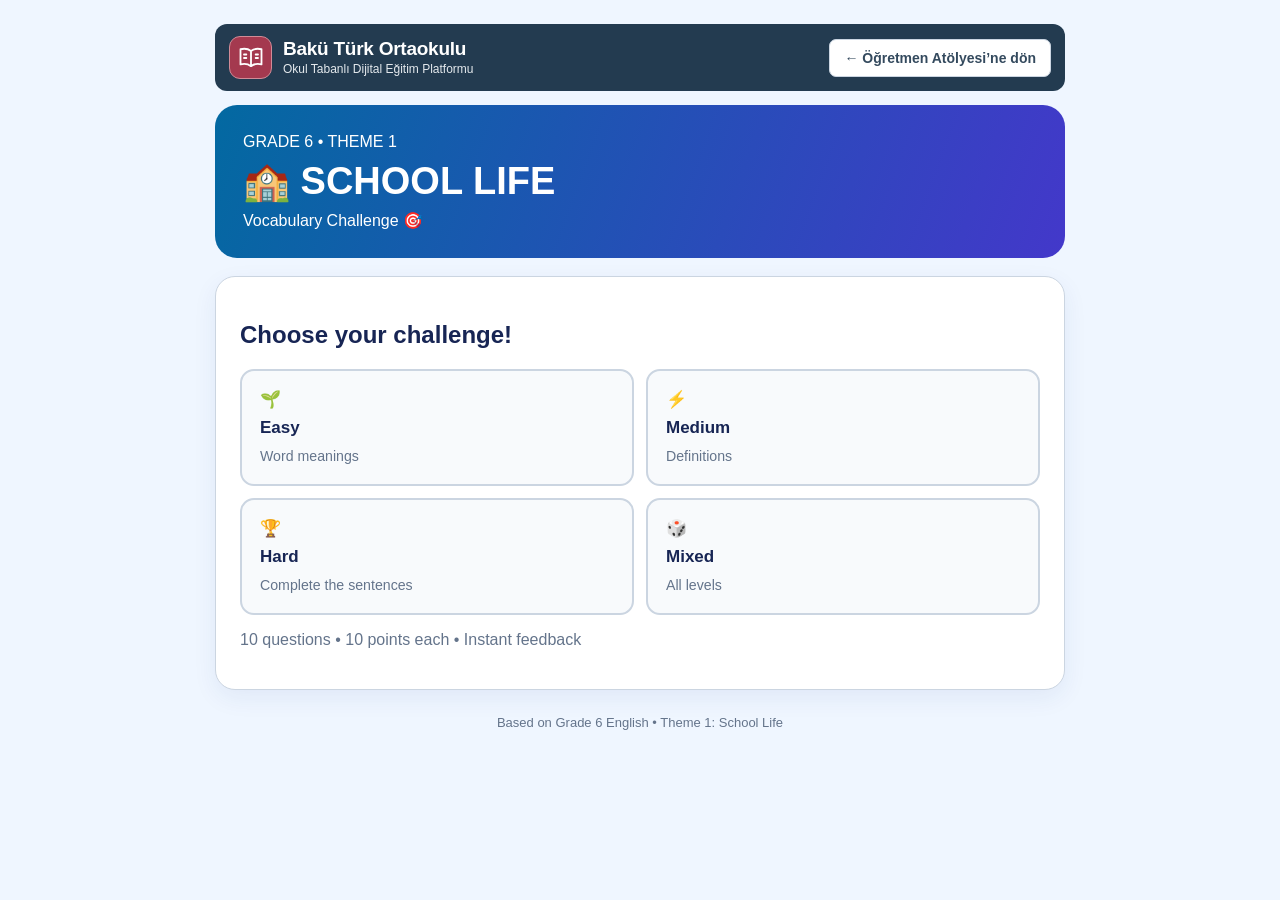
<file: materyaller/oyun-1.html>
<!DOCTYPE html>
<html lang="en"><head><meta charset="UTF-8"><meta name="viewport" content="width=device-width, initial-scale=1"><title>School Life | Vocabulary Challenge | Bakü Türk Ortaokulu Okul Tabanlı Dijital Eğitim Platformu</title><style>
:root{font-family:Arial,sans-serif;color:#172554;background:#eff6ff}*{box-sizing:border-box}body{margin:0;padding:24px}.wrap{max-width:850px;margin:auto}.hero{background:linear-gradient(110deg,#0369a1,#4338ca);color:white;border-radius:22px;padding:28px}.hero h1{margin:8px 0;font-size:38px}.card{background:white;border:1px solid #cbd5e1;border-radius:20px;padding:24px;margin-top:18px;box-shadow:0 8px 24px #1e3a8a12}.levels{display:grid;grid-template-columns:repeat(2,1fr);gap:12px}.level,.option{cursor:pointer;background:#f8fafc;border:2px solid #cbd5e1;border-radius:14px;padding:18px;text-align:left;font-size:17px;color:#172554}.level:hover,.option:hover:not(:disabled){border-color:#6366f1;background:#eef2ff}.level strong{display:block;margin:8px 0}.level small{color:#64748b}.option{display:block;width:100%;margin:10px 0;font-weight:600}.option.correct{background:#dcfce7;border-color:#16a34a;color:#166534}.option.wrong{background:#fee2e2;border-color:#dc2626;color:#991b1b}.option:disabled{cursor:default}.top{display:flex;justify-content:space-between;font-weight:bold}.track{background:#dbeafe;height:10px;border-radius:20px;margin:16px 0;overflow:hidden}.fill{height:100%;background:#4f46e5;width:0;transition:width .25s}.tag{color:#64748b;text-transform:uppercase;font-size:13px;letter-spacing:1px;font-weight:bold}.question{font-size:25px;margin:18px 0 24px}.feedback{min-height:24px;font-weight:bold;margin-top:16px}.primary{cursor:pointer;background:#4338ca;color:white;border:0;border-radius:13px;padding:15px 24px;font-size:17px;font-weight:bold;width:100%;margin-top:14px}.primary:hover{background:#3730a3}.hidden{display:none}.center{text-align:center}.scorebig{font-size:44px;font-weight:800}.note{color:#64748b}footer{text-align:center;color:#64748b;font-size:13px;margin:25px}@media(max-width:540px){body{padding:12px}.hero h1{font-size:28px}.levels{grid-template-columns:1fr}.card{padding:16px}.question{font-size:21px}}
</style><style>.materials-return{display:inline-block;margin:0 0 18px;padding:10px 14px;background:white;border:1px solid #cbd5e1;border-radius:7px;font:600 14px Arial,sans-serif;color:#344a5e;text-decoration:none}.materials-return:focus-visible{outline:3px solid #7ba8cf;outline-offset:3px}</style><link rel="stylesheet" href="../platform/platform.css?v=3"></head><body><main class="wrap">
  <header class="platform-game-header" lang="tr">
    <a href="../" class="brand platform-brand" aria-label="Bakü Türk Ortaokulu Okul Tabanlı Dijital Eğitim Platformu">
      <span class="brand-icon platform-mark" aria-hidden="true">
        <svg width="28" height="28" viewBox="0 0 24 24" fill="none" stroke="currentColor" stroke-width="1.55" stroke-linecap="round" stroke-linejoin="round"><path d="M12 6c-2.6-2-5.5-2.4-9-1.5v13c3.5-.9 6.4-.5 9 1.5 2.6-2 5.5-2.4 9-1.5v-13c-3.5-.9-6.4-.5-9 1.5v13"/><path d="M6 9h2m-2 3h2m8-3h2m-2 3h2"/></svg>
      </span>
      <span class="platform-brand-copy"><strong>Bakü Türk Ortaokulu</strong><span>Okul Tabanlı Dijital Eğitim Platformu</span></span>
    </a>
    <a class="materials-return" href="./#ingilizce" lang="tr">← Öğretmen Atölyesi’ne dön</a>
  </header>
  <header class="hero"><div>GRADE 6 • THEME 1</div><h1>🏫 SCHOOL LIFE</h1><div>Vocabulary Challenge 🎯</div></header>
<section id="start" class="card"><h2>Choose your challenge!</h2><div class="levels"><button class="level" data-level="easy">🌱 <strong>Easy</strong><small>Word meanings</small></button><button class="level" data-level="medium">⚡ <strong>Medium</strong><small>Definitions</small></button><button class="level" data-level="hard">🏆 <strong>Hard</strong><small>Complete the sentences</small></button><button class="level" data-level="mixed">🎲 <strong>Mixed</strong><small>All levels</small></button></div><p class="note">10 questions • 10 points each • Instant feedback</p></section>
<section id="play" class="hidden"><div class="card"><div class="top"><span id="counter"></span><span id="score"></span></div><div class="track"><div id="progress" class="fill"></div></div><div class="tag" id="category"></div><h2 id="question" class="question"></h2><div id="options"></div><div id="feedback" class="feedback" aria-live="polite"></div><button id="next" class="primary hidden">Next question →</button></div></section>
<section id="end" class="card center hidden"><div id="medal" style="font-size:65px">🏆</div><h2>Challenge Complete!</h2><div id="final" class="scorebig"></div><p id="message"></p><button id="restart" class="primary">Play Again ↻</button></section><footer>Based on Grade 6 English • Theme 1: School Life</footer></main>
<script>
'use strict';
const questions=[
['easy','School places','a conference hall','Konferans salonu',['Konferans salonu','Spor sahası','Kütüphane','Kantin']],
['easy','School places','a canteen','Kantin',['Laboratuvar','Kantin','Sınıf','Bahçe']],
['easy','School places','a playground','Oyun alanı',['Öğretmenler odası','Tören','Oyun alanı','Müdür']],
['easy','School places','a library','Kütüphane',['Kütüphane','Kantin','Spor kulübü','Sınıf']],
['easy','School life','a headmaster','Okul müdürü',['Öğrenci','Sekreter','Okul müdürü','Veli']],
['easy','School life','a secretary','Sekreter',['Sekreter','Lider','Öğretmen','Dinleyici']],
['easy','Celebrations','a parade','Geçit töreni',['Konuşma','Geçit töreni','Sınav','Ders']],
['easy','Celebrations','a national anthem','Millî marş',['Millî marş','Kulüp','Ödev','Yarışma']],
['easy','School routines','to borrow','Ödünç almak',['Ödünç vermek','Ödünç almak','Kutlamak','Bağırmak']],
['easy','School routines','to greet','Selamlamak',['Unutmak','Selamlamak','Geçmek','Düzenlemek']],
['easy','School routines','to follow','Uymak / takip etmek',['Başarısız olmak','Ödünç vermek','Uymak / takip etmek','Ayrılmak']],
['easy','School routines','to fail','Başarısız olmak',['Başarısız olmak','Başarmak','Denemek','Yardım etmek']],
['medium','Definitions','A person who is in charge of a school.','a headmaster',['a secretary','a headmaster','a parent','a listener']],
['medium','Definitions','A meeting of teachers and students at school.','an assembly',['a parade','an interview','an assembly','a talent show']],
['medium','Definitions','A public celebration with people walking together.','a parade',['a parade','a speech','a lesson','a lab']],
['medium','Definitions','To give something to someone for a short time.','to lend',['to borrow','to lend','to fail','to greet']],
['medium','Definitions','To take something from someone and return it later.','to borrow',['to celebrate','to lend','to borrow','to lead']],
['medium','Definitions','To do well in a test.','to pass',['to fail','to try','to enter','to pass']],
['medium','Definitions','To offer help or be useful.','helpful',['helpful','late','angry','quiet']],
['medium','Definitions','To put things in a bag.','to pack',['to solve','to pack','to shout','to follow']],
['medium','Definitions','A room where students do science experiments.','a lab',['a canteen','a library','a lab','a playground']],
['medium','Definitions','A formal talk given to an audience.','a speech',['a parade','a speech','an anthem','a term']],
['hard','Complete the sentence','We always ______ the school rules.','follow',['borrow','follow','fail','pack']],
['hard','Complete the sentence','Our headmaster gives a ______ at the ceremony.','speech',['parade','speech','canteen','flag']],
['hard','Complete the sentence','Students sing the national ______ at the ceremony.','anthem',['leader','anthem','assembly','lab']],
['hard','Complete the sentence','I usually ______ books from the school library.','borrow',['lend','borrow','shout','fail']],
['hard','Complete the sentence','Our teacher ______ us in the morning.','greets',['fails','borrows','greets','packs']],
['hard','Complete the sentence','The students ______ the classroom for Republic Day.','decorate',['fail','decorate','borrow','solve']],
['hard','Complete the sentence','We ______ up when we hear the bell.','line',['lend','line','celebrate','pack']],
['hard','Complete the sentence','The teacher gives us ______ before the activity.','instructions',['parades','instructions','anthems','flags']],
['hard','Complete the sentence','I always ______ my books before I leave school.','pack',['fail','pack','lead','lend']],
['hard','Complete the sentence','We ______ Republic Day on 29 October.','celebrate',['borrow','greet','celebrate','solve']]
];
const $=id=>document.getElementById(id);let round=[],index=0,points=0,answered=false;
function shuffle(list){let a=[...list];for(let i=a.length-1;i>0;i--){const j=Math.floor(Math.random()*(i+1));[a[i],a[j]]=[a[j],a[i]];}return a;}
function screen(which){for(const id of ['start','play','end'])$(id).classList.toggle('hidden',id!==which);}
function start(level){round=shuffle(questions.filter(q=>level==='mixed'||q[0]===level)).slice(0,10);index=0;points=0;screen('play');render();}
function render(){answered=false;const q=round[index];$('counter').textContent=`Question ${index+1} / ${round.length}`;$('score').textContent=`⭐ ${points} points`;$('progress').style.width=`${index/round.length*100}%`;$('category').textContent=q[1];$('question').textContent=q[0]==='easy'?`What does “${q[2]}” mean?`:q[2];$('feedback').textContent='';$('next').classList.add('hidden');$('options').replaceChildren();shuffle(q[4]).forEach((choice,i)=>{const b=document.createElement('button');b.className='option';b.textContent=`${'ABCD'[i]}. ${choice}`;b.addEventListener('click',()=>answer(choice,b));$('options').appendChild(b);});}
function answer(choice,selected){if(answered)return;answered=true;const q=round[index],correct=choice===q[3];if(correct)points+=10;for(const b of $('options').children){b.disabled=true;const text=b.textContent.slice(3);if(text===q[3])b.classList.add('correct');else if(b===selected)b.classList.add('wrong');}$('feedback').textContent=correct?'✓ Excellent! Correct answer!':`✗ Not quite! Correct answer: ${q[3]}`;$('score').textContent=`⭐ ${points} points`;$('next').textContent=index===round.length-1?'See my results →':'Next question →';$('next').classList.remove('hidden');}
function next(){index++;if(index<round.length){render();return;}screen('end');$('final').textContent=`${points} / 100`;$('medal').textContent=points>=90?'🏆':points>=60?'🌟':'📚';$('message').textContent=points>=90?'Outstanding! You are a School Life champion!':points>=60?'Great work! Keep practising!':'Keep learning! You can try again!';}
document.querySelectorAll('[data-level]').forEach(b=>b.addEventListener('click',()=>start(b.dataset.level)));$('next').addEventListener('click',next);$('restart').addEventListener('click',()=>screen('start'));
</script></body></html>
</file>
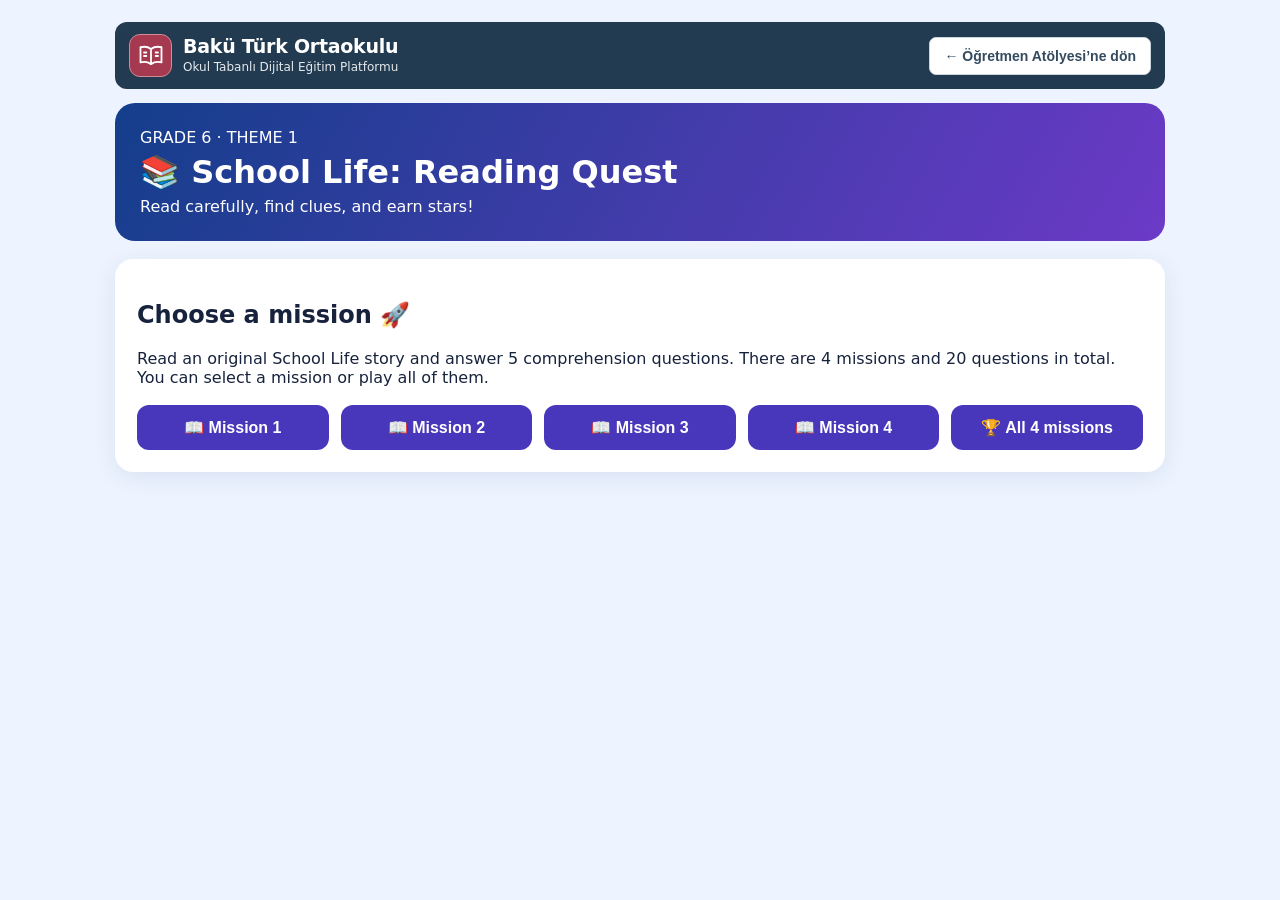
<file: materyaller/reading_game.html>
<!doctype html><html lang="en"><head><meta charset="UTF-8"><meta name="viewport" content="width=device-width,initial-scale=1"><title>School Life Reading Quest | Bakü Türk Ortaokulu Okul Tabanlı Dijital Eğitim Platformu</title><style>:root{font-family:system-ui,Arial,sans-serif;color:#17233d;background:#edf4ff}*{box-sizing:border-box}body{margin:0;padding:22px}.app{max-width:1050px;margin:auto}.hero{background:linear-gradient(120deg,#143e8b,#6c3ac7);color:white;padding:25px;border-radius:20px}.hero h1{margin:6px 0}.shell{display:grid;grid-template-columns:1.05fr 1fr;gap:18px;margin-top:18px}.panel{background:white;border-radius:18px;padding:22px;box-shadow:0 5px 22px #1d397318}.reading{font-size:18px;line-height:1.8;white-space:pre-line}.label{color:#5b54a4;font-weight:800;text-transform:uppercase;letter-spacing:1px;font-size:12px}.question{font-size:20px;font-weight:750;margin:15px 0}.option{width:100%;padding:13px 15px;text-align:left;border:2px solid #e0e8f7;background:#f8fbff;border-radius:12px;margin:5px 0;cursor:pointer;font-size:15px}.option:hover:not(:disabled){border-color:#7056dc}.option.correct{border-color:#15966a;background:#dcfce9}.option.wrong{border-color:#dc4263;background:#ffe6ea}button:disabled{cursor:default}.btn{background:#4937bb;color:white;border:0;border-radius:12px;padding:13px 20px;font-size:16px;font-weight:750;cursor:pointer}.btn:disabled{opacity:.45}.controls{display:flex;gap:10px;flex-wrap:wrap;margin-top:16px}.muted{color:#64748b}.stats{display:flex;gap:14px;justify-content:space-between;margin:15px 0;font-weight:700}.progress{height:9px;background:#d9e2f7;border-radius:9px;overflow:hidden}.bar{height:100%;background:#16a6a1;width:0%;transition:width .25s}.feedback{min-height:44px;margin-top:12px;font-weight:650}.intro{margin-top:18px}.hide{display:none!important}.choicelevel{display:flex;gap:12px;flex-wrap:wrap;margin-top:18px}.choicelevel button{flex:1;min-width:150px}.finish{text-align:center;padding:40px}.finish h2{font-size:30px}@media(max-width:760px){.shell{grid-template-columns:1fr}.reading{font-size:16px}body{padding:10px}}@media print{.hero,.controls,.stats,.progress{display:none}.shell{display:block}.panel{box-shadow:none}}</style><style>.materials-return{display:inline-block;margin:0 0 18px;padding:10px 14px;background:white;border:1px solid #cbd5e1;border-radius:7px;font:600 14px Arial,sans-serif;color:#344a5e;text-decoration:none}.materials-return:focus-visible{outline:3px solid #7ba8cf;outline-offset:3px}</style><link rel="stylesheet" href="../platform/platform.css?v=3"></head><body><main class="app">
  <header class="platform-game-header" lang="tr">
    <a href="../" class="brand platform-brand" aria-label="Bakü Türk Ortaokulu Okul Tabanlı Dijital Eğitim Platformu">
      <span class="brand-icon platform-mark" aria-hidden="true">
        <svg width="28" height="28" viewBox="0 0 24 24" fill="none" stroke="currentColor" stroke-width="1.55" stroke-linecap="round" stroke-linejoin="round"><path d="M12 6c-2.6-2-5.5-2.4-9-1.5v13c3.5-.9 6.4-.5 9 1.5 2.6-2 5.5-2.4 9-1.5v-13c-3.5-.9-6.4-.5-9 1.5v13"/><path d="M6 9h2m-2 3h2m8-3h2m-2 3h2"/></svg>
      </span>
      <span class="platform-brand-copy"><strong>Bakü Türk Ortaokulu</strong><span>Okul Tabanlı Dijital Eğitim Platformu</span></span>
    </a>
    <a class="materials-return" href="./#ingilizce" lang="tr">← Öğretmen Atölyesi’ne dön</a>
  </header>
  <header class="hero"><div>GRADE 6 · THEME 1</div><h1>📚 School Life: Reading Quest</h1><div>Read carefully, find clues, and earn stars!</div></header><section id="intro" class="panel intro"><h2>Choose a mission 🚀</h2><p>Read an original School Life story and answer 5 comprehension questions. There are 4 missions and 20 questions in total. You can select a mission or play all of them.</p><div class="choicelevel" id="missions"></div></section><section id="game" class="hide"><div class="stats"><span id="counter"></span><span id="score"></span></div><div class="progress"><div class="bar" id="bar"></div></div><div class="shell"><article class="panel"><div class="label" id="storyTitle"></div><div class="reading" id="story"></div></article><article class="panel"><div class="label" id="type"></div><div class="question" id="question"></div><div id="options"></div><div class="feedback" id="feedback" aria-live="polite"></div><div class="controls"><button class="btn" id="next" disabled>Next question →</button><button class="btn" id="home" style="background:#64748b">Change mission</button></div></article></div></section><section id="finish" class="panel finish hide"><div style="font-size:55px" id="trophy">🏆</div><h2>Mission Complete!</h2><h1 id="result"></h1><p id="message"></p><div class="controls" style="justify-content:center"><button class="btn" id="again">Play again</button><button class="btn" id="menu" style="background:#64748b">Choose another mission</button></div></section></main><script>
const stories=[
{title:'Mission 1 · Our School Day',text:`My name is Deniz. I go to school on weekdays. I usually arrive at eight o’clock. When the bell rings, my classmates and I line up in the school garden. We walk quietly to our classroom. Our teacher always greets us with a smile. We listen carefully and follow the school rules. On Tuesdays, we often work in the science lab. I like doing experiments with my friends. After school, I sometimes visit the library to borrow a book.`,qs:[['When does Deniz usually arrive at school?',['At eight o’clock','At nine o’clock','At ten o’clock','At seven o’clock'],0,'The text says Deniz usually arrives at eight o’clock.'],['Where do the students line up?',['In the canteen','In the school garden','In the library','In the lab'],1,'They line up in the school garden.'],['What do the students often do on Tuesdays?',['Sing in the choir','Play chess','Work in the science lab','Prepare a parade'],2,'Tuesday is their science lab day.'],['How does the teacher greet the class?',['With a smile','With a speech','With a flag','With a song'],0,'The teacher always greets them with a smile.'],['Which sentence is TRUE?',['Deniz never visits the library.','Students run to their classroom.','Deniz goes to school on Sundays.','Deniz sometimes borrows a book.'],3,'Deniz sometimes visits the library to borrow a book.']]},
{title:'Mission 2 · Library Helpers',text:`Elif and Mert are classmates. Their school has a large library. Elif usually goes there on Fridays because she loves storybooks. Mert often helps the librarian arrange the books. The librarian asks students to speak quietly and return books on time. Last Friday, Elif wanted a book about space, but she could not find it. Mert showed her the correct shelf. Elif thanked him. They both think that helping others is an important school responsibility.`,qs:[['Why does Elif usually visit the library on Fridays?',['She likes storybooks','She wants to play football','She has a music lesson','She works in the canteen'],0,'Elif loves storybooks.'],['What does Mert often do?',['Decorates the hall','Arranges the books','Sings the anthem','Leads a parade'],1,'Mert helps the librarian arrange books.'],['What should students do in the library?',['Shout loudly','Leave books on the floor','Speak quietly','Eat lunch'],2,'The librarian asks students to speak quietly.'],['What kind of book did Elif want?',['A book about sports','A book about music','A book about food','A book about space'],3,'Elif wanted a book about space.'],['What is the main idea of the text?',['Students should avoid libraries.','Helping others is a school responsibility.','Students should never borrow books.','Every student must be a librarian.'],1,'Both students believe helping others is important.']]},
{title:'Mission 3 · Republic Day Preparations',text:`Our school celebrates Republic Day every year. This year, Ada is the leader of the preparations. She organises the programme and helps her classmates. Bora carries the flag in the parade. Ece reads a poem, and the school choir sings songs. Before the ceremony, the students decorate the conference hall. The headmaster gives a speech. Everyone stands respectfully during the national anthem. The students are excited because they enjoy working together.`,qs:[['Who organises the programme?',['Bora','Ece','Ada','The choir'],2,'Ada is the leader and organises the programme.'],['What is Bora responsible for?',['Carrying the flag','Reading a poem','Giving a speech','Decorating the library'],0,'Bora carries the flag in the parade.'],['Where do the students prepare decorations?',['In the playground','In the conference hall','In the canteen','In the lab'],1,'They decorate the conference hall.'],['Who gives a speech?',['Ada','Bora','Ece','The headmaster'],3,'The headmaster gives a speech.'],['Why are the students excited?',['They will have an exam.','They do not like ceremonies.','They enjoy working together.','They want to leave school.'],2,'They enjoy working together.']]},
{title:'Mission 4 · Sports Day',text:`Zeynep is a member of the school sports club. She usually practises running after lessons. Her friend Arda sometimes joins her, but he prefers playing chess. On Wednesday, the school has a Sports Day celebration. Zeynep wants to join the running race. She feels nervous because she does not want to fail. Her PE teacher says, “Listen carefully, follow my instructions, and try your best.” Arda encourages her, too. At the end of the race, Zeynep smiles. She is proud because she tried her best.`,qs:[['What does Zeynep usually do after lessons?',['Practises running','Reads poems','Borrows books','Decorates classrooms'],0,'She usually practises running.'],['What activity does Arda prefer?',['Running','Playing chess','Singing','Doing experiments'],1,'Arda prefers playing chess.'],['When is Sports Day?',['Monday','Tuesday','Friday','Wednesday'],3,'Sports Day is on Wednesday.'],['Why does Zeynep feel nervous?',['She forgot her bag.','She does not like her teacher.','She does not want to fail.','She cannot find the library.'],2,'She does not want to fail.'],['What does the PE teacher advise?',['Follow instructions and try your best.','Leave the race immediately.','Never practise running.','Play chess instead.'],0,'The teacher tells her to follow instructions and try her best.']]}];
const $=id=>document.getElementById(id);let questions=[],pos=0,score=0,selected=-1,mode='all';
function menu(){$('intro').classList.remove('hide');$('game').classList.add('hide');$('finish').classList.add('hide')}
function start(which){mode=which;questions=[];(which==='all'?stories:[stories[+which]]).forEach(s=>s.qs.forEach(q=>questions.push({s,q})));pos=0;score=0;$('intro').classList.add('hide');$('finish').classList.add('hide');$('game').classList.remove('hide');render()}
function render(){selected=-1;const {s,q}=questions[pos];$('counter').textContent=`Question ${pos+1} / ${questions.length}`;$('score').textContent=`⭐ ${score} points`;$('bar').style.width=`${100*pos/questions.length}%`;$('storyTitle').textContent=s.title;$('story').textContent=s.text;$('type').textContent='Reading comprehension';$('question').textContent=q[0];$('feedback').textContent='';$('next').disabled=true;$('next').textContent=pos===questions.length-1?'See results →':'Next question →';$('options').innerHTML='';q[1].forEach((o,i)=>{let b=document.createElement('button');b.className='option';b.textContent=`${'ABCD'[i]}. ${o}`;b.onclick=()=>choose(i);$('options').append(b)})}
function choose(i){if(selected!==-1)return;selected=i;const q=questions[pos].q;const good=i===q[2];if(good)score+=10;$('score').textContent=`⭐ ${score} points`;document.querySelectorAll('.option').forEach((b,j)=>{b.disabled=true;if(j===q[2])b.classList.add('correct');else if(j===i)b.classList.add('wrong')});$('feedback').textContent=(good?'✅ Correct! ':'❌ Not quite. ')+q[3];$('next').disabled=false}
function advance(){pos++;if(pos===questions.length){$('game').classList.add('hide');$('finish').classList.remove('hide');$('result').textContent=`${score} / ${questions.length*10} points`;$('trophy').textContent=score>=questions.length*8?'🏆':score>=questions.length*5?'🌟':'📖';$('message').textContent=score>=questions.length*8?'Excellent reading detective!':score>=questions.length*5?'Great effort! Read the clues carefully next time.':'Keep practising! Every story makes you stronger.'}else render()}
stories.forEach((s,i)=>{const b=document.createElement('button');b.className='btn';b.textContent=`📖 Mission ${i+1}`;b.onclick=()=>start(String(i));$('missions').append(b)});const all=document.createElement('button');all.className='btn';all.textContent='🏆 All 4 missions';all.onclick=()=>start('all');$('missions').append(all);$('next').onclick=advance;$('home').onclick=menu;$('menu').onclick=menu;$('again').onclick=()=>start(mode);
</script></body></html>
</file>
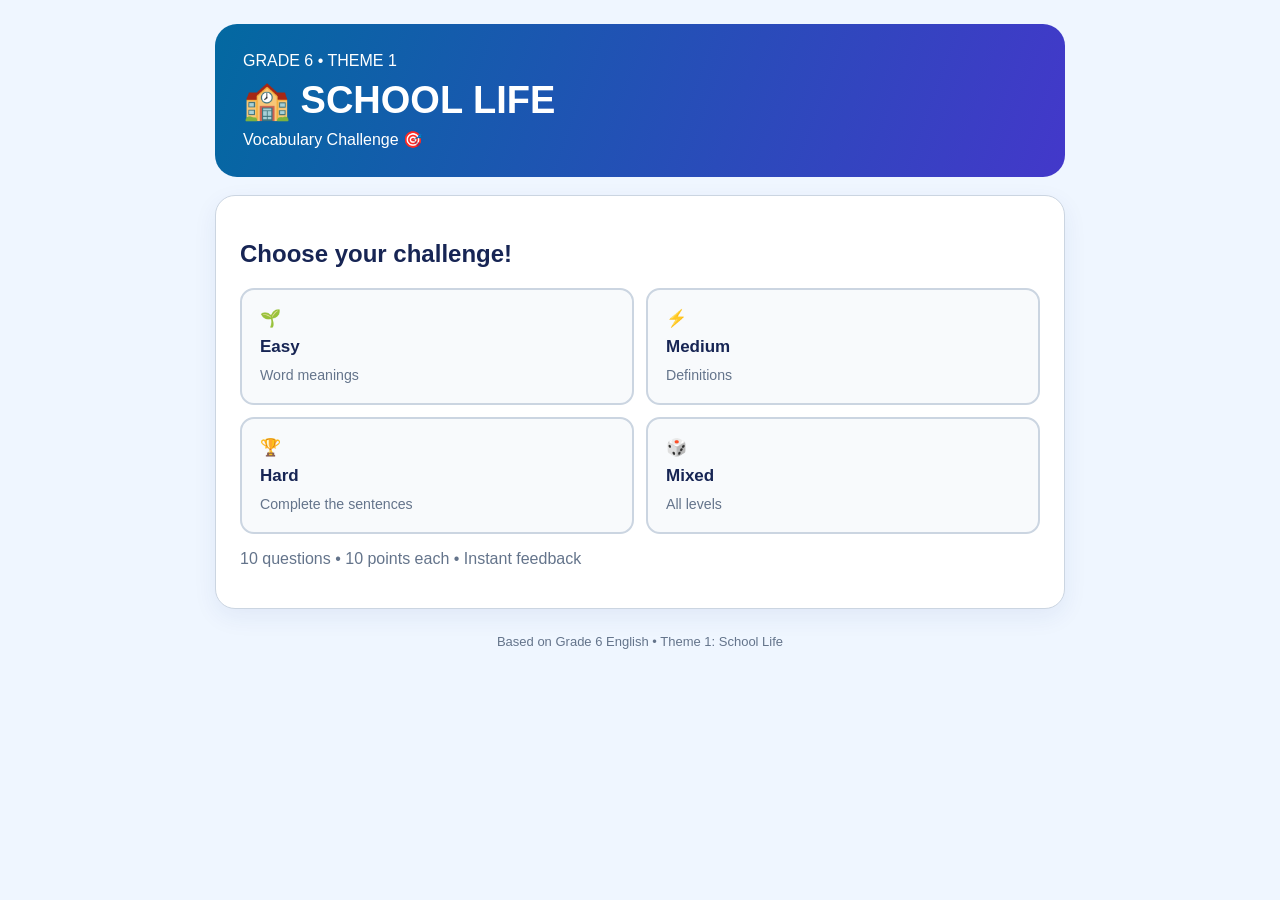
<file: materyeller/oyun-1.html>
<!DOCTYPE html>
<html lang="en"><head><meta charset="UTF-8"><meta name="viewport" content="width=device-width, initial-scale=1"><title>School Life | Vocabulary Challenge</title><style>
:root{font-family:Arial,sans-serif;color:#172554;background:#eff6ff}*{box-sizing:border-box}body{margin:0;padding:24px}.wrap{max-width:850px;margin:auto}.hero{background:linear-gradient(110deg,#0369a1,#4338ca);color:white;border-radius:22px;padding:28px}.hero h1{margin:8px 0;font-size:38px}.card{background:white;border:1px solid #cbd5e1;border-radius:20px;padding:24px;margin-top:18px;box-shadow:0 8px 24px #1e3a8a12}.levels{display:grid;grid-template-columns:repeat(2,1fr);gap:12px}.level,.option{cursor:pointer;background:#f8fafc;border:2px solid #cbd5e1;border-radius:14px;padding:18px;text-align:left;font-size:17px;color:#172554}.level:hover,.option:hover:not(:disabled){border-color:#6366f1;background:#eef2ff}.level strong{display:block;margin:8px 0}.level small{color:#64748b}.option{display:block;width:100%;margin:10px 0;font-weight:600}.option.correct{background:#dcfce7;border-color:#16a34a;color:#166534}.option.wrong{background:#fee2e2;border-color:#dc2626;color:#991b1b}.option:disabled{cursor:default}.top{display:flex;justify-content:space-between;font-weight:bold}.track{background:#dbeafe;height:10px;border-radius:20px;margin:16px 0;overflow:hidden}.fill{height:100%;background:#4f46e5;width:0;transition:width .25s}.tag{color:#64748b;text-transform:uppercase;font-size:13px;letter-spacing:1px;font-weight:bold}.question{font-size:25px;margin:18px 0 24px}.feedback{min-height:24px;font-weight:bold;margin-top:16px}.primary{cursor:pointer;background:#4338ca;color:white;border:0;border-radius:13px;padding:15px 24px;font-size:17px;font-weight:bold;width:100%;margin-top:14px}.primary:hover{background:#3730a3}.hidden{display:none}.center{text-align:center}.scorebig{font-size:44px;font-weight:800}.note{color:#64748b}footer{text-align:center;color:#64748b;font-size:13px;margin:25px}@media(max-width:540px){body{padding:12px}.hero h1{font-size:28px}.levels{grid-template-columns:1fr}.card{padding:16px}.question{font-size:21px}}
</style></head><body><main class="wrap"><header class="hero"><div>GRADE 6 • THEME 1</div><h1>🏫 SCHOOL LIFE</h1><div>Vocabulary Challenge 🎯</div></header>
<section id="start" class="card"><h2>Choose your challenge!</h2><div class="levels"><button class="level" data-level="easy">🌱 <strong>Easy</strong><small>Word meanings</small></button><button class="level" data-level="medium">⚡ <strong>Medium</strong><small>Definitions</small></button><button class="level" data-level="hard">🏆 <strong>Hard</strong><small>Complete the sentences</small></button><button class="level" data-level="mixed">🎲 <strong>Mixed</strong><small>All levels</small></button></div><p class="note">10 questions • 10 points each • Instant feedback</p></section>
<section id="play" class="hidden"><div class="card"><div class="top"><span id="counter"></span><span id="score"></span></div><div class="track"><div id="progress" class="fill"></div></div><div class="tag" id="category"></div><h2 id="question" class="question"></h2><div id="options"></div><div id="feedback" class="feedback" aria-live="polite"></div><button id="next" class="primary hidden">Next question →</button></div></section>
<section id="end" class="card center hidden"><div id="medal" style="font-size:65px">🏆</div><h2>Challenge Complete!</h2><div id="final" class="scorebig"></div><p id="message"></p><button id="restart" class="primary">Play Again ↻</button></section><footer>Based on Grade 6 English • Theme 1: School Life</footer></main>
<script>
'use strict';
const questions=[
['easy','School places','a conference hall','Konferans salonu',['Konferans salonu','Spor sahası','Kütüphane','Kantin']],
['easy','School places','a canteen','Kantin',['Laboratuvar','Kantin','Sınıf','Bahçe']],
['easy','School places','a playground','Oyun alanı',['Öğretmenler odası','Tören','Oyun alanı','Müdür']],
['easy','School places','a library','Kütüphane',['Kütüphane','Kantin','Spor kulübü','Sınıf']],
['easy','School life','a headmaster','Okul müdürü',['Öğrenci','Sekreter','Okul müdürü','Veli']],
['easy','School life','a secretary','Sekreter',['Sekreter','Lider','Öğretmen','Dinleyici']],
['easy','Celebrations','a parade','Geçit töreni',['Konuşma','Geçit töreni','Sınav','Ders']],
['easy','Celebrations','a national anthem','Millî marş',['Millî marş','Kulüp','Ödev','Yarışma']],
['easy','School routines','to borrow','Ödünç almak',['Ödünç vermek','Ödünç almak','Kutlamak','Bağırmak']],
['easy','School routines','to greet','Selamlamak',['Unutmak','Selamlamak','Geçmek','Düzenlemek']],
['easy','School routines','to follow','Uymak / takip etmek',['Başarısız olmak','Ödünç vermek','Uymak / takip etmek','Ayrılmak']],
['easy','School routines','to fail','Başarısız olmak',['Başarısız olmak','Başarmak','Denemek','Yardım etmek']],
['medium','Definitions','A person who is in charge of a school.','a headmaster',['a secretary','a headmaster','a parent','a listener']],
['medium','Definitions','A meeting of teachers and students at school.','an assembly',['a parade','an interview','an assembly','a talent show']],
['medium','Definitions','A public celebration with people walking together.','a parade',['a parade','a speech','a lesson','a lab']],
['medium','Definitions','To give something to someone for a short time.','to lend',['to borrow','to lend','to fail','to greet']],
['medium','Definitions','To take something from someone and return it later.','to borrow',['to celebrate','to lend','to borrow','to lead']],
['medium','Definitions','To do well in a test.','to pass',['to fail','to try','to enter','to pass']],
['medium','Definitions','To offer help or be useful.','helpful',['helpful','late','angry','quiet']],
['medium','Definitions','To put things in a bag.','to pack',['to solve','to pack','to shout','to follow']],
['medium','Definitions','A room where students do science experiments.','a lab',['a canteen','a library','a lab','a playground']],
['medium','Definitions','A formal talk given to an audience.','a speech',['a parade','a speech','an anthem','a term']],
['hard','Complete the sentence','We always ______ the school rules.','follow',['borrow','follow','fail','pack']],
['hard','Complete the sentence','Our headmaster gives a ______ at the ceremony.','speech',['parade','speech','canteen','flag']],
['hard','Complete the sentence','Students sing the national ______ at the ceremony.','anthem',['leader','anthem','assembly','lab']],
['hard','Complete the sentence','I usually ______ books from the school library.','borrow',['lend','borrow','shout','fail']],
['hard','Complete the sentence','Our teacher ______ us in the morning.','greets',['fails','borrows','greets','packs']],
['hard','Complete the sentence','The students ______ the classroom for Republic Day.','decorate',['fail','decorate','borrow','solve']],
['hard','Complete the sentence','We ______ up when we hear the bell.','line',['lend','line','celebrate','pack']],
['hard','Complete the sentence','The teacher gives us ______ before the activity.','instructions',['parades','instructions','anthems','flags']],
['hard','Complete the sentence','I always ______ my books before I leave school.','pack',['fail','pack','lead','lend']],
['hard','Complete the sentence','We ______ Republic Day on 29 October.','celebrate',['borrow','greet','celebrate','solve']]
];
const $=id=>document.getElementById(id);let round=[],index=0,points=0,answered=false;
function shuffle(list){let a=[...list];for(let i=a.length-1;i>0;i--){const j=Math.floor(Math.random()*(i+1));[a[i],a[j]]=[a[j],a[i]];}return a;}
function screen(which){for(const id of ['start','play','end'])$(id).classList.toggle('hidden',id!==which);}
function start(level){round=shuffle(questions.filter(q=>level==='mixed'||q[0]===level)).slice(0,10);index=0;points=0;screen('play');render();}
function render(){answered=false;const q=round[index];$('counter').textContent=`Question ${index+1} / ${round.length}`;$('score').textContent=`⭐ ${points} points`;$('progress').style.width=`${index/round.length*100}%`;$('category').textContent=q[1];$('question').textContent=q[0]==='easy'?`What does “${q[2]}” mean?`:q[2];$('feedback').textContent='';$('next').classList.add('hidden');$('options').replaceChildren();shuffle(q[4]).forEach((choice,i)=>{const b=document.createElement('button');b.className='option';b.textContent=`${'ABCD'[i]}. ${choice}`;b.addEventListener('click',()=>answer(choice,b));$('options').appendChild(b);});}
function answer(choice,selected){if(answered)return;answered=true;const q=round[index],correct=choice===q[3];if(correct)points+=10;for(const b of $('options').children){b.disabled=true;const text=b.textContent.slice(3);if(text===q[3])b.classList.add('correct');else if(b===selected)b.classList.add('wrong');}$('feedback').textContent=correct?'✓ Excellent! Correct answer!':`✗ Not quite! Correct answer: ${q[3]}`;$('score').textContent=`⭐ ${points} points`;$('next').textContent=index===round.length-1?'See my results →':'Next question →';$('next').classList.remove('hidden');}
function next(){index++;if(index<round.length){render();return;}screen('end');$('final').textContent=`${points} / 100`;$('medal').textContent=points>=90?'🏆':points>=60?'🌟':'📚';$('message').textContent=points>=90?'Outstanding! You are a School Life champion!':points>=60?'Great work! Keep practising!':'Keep learning! You can try again!';}
document.querySelectorAll('[data-level]').forEach(b=>b.addEventListener('click',()=>start(b.dataset.level)));$('next').addEventListener('click',next);$('restart').addEventListener('click',()=>screen('start'));
</script></body></html>
</file>
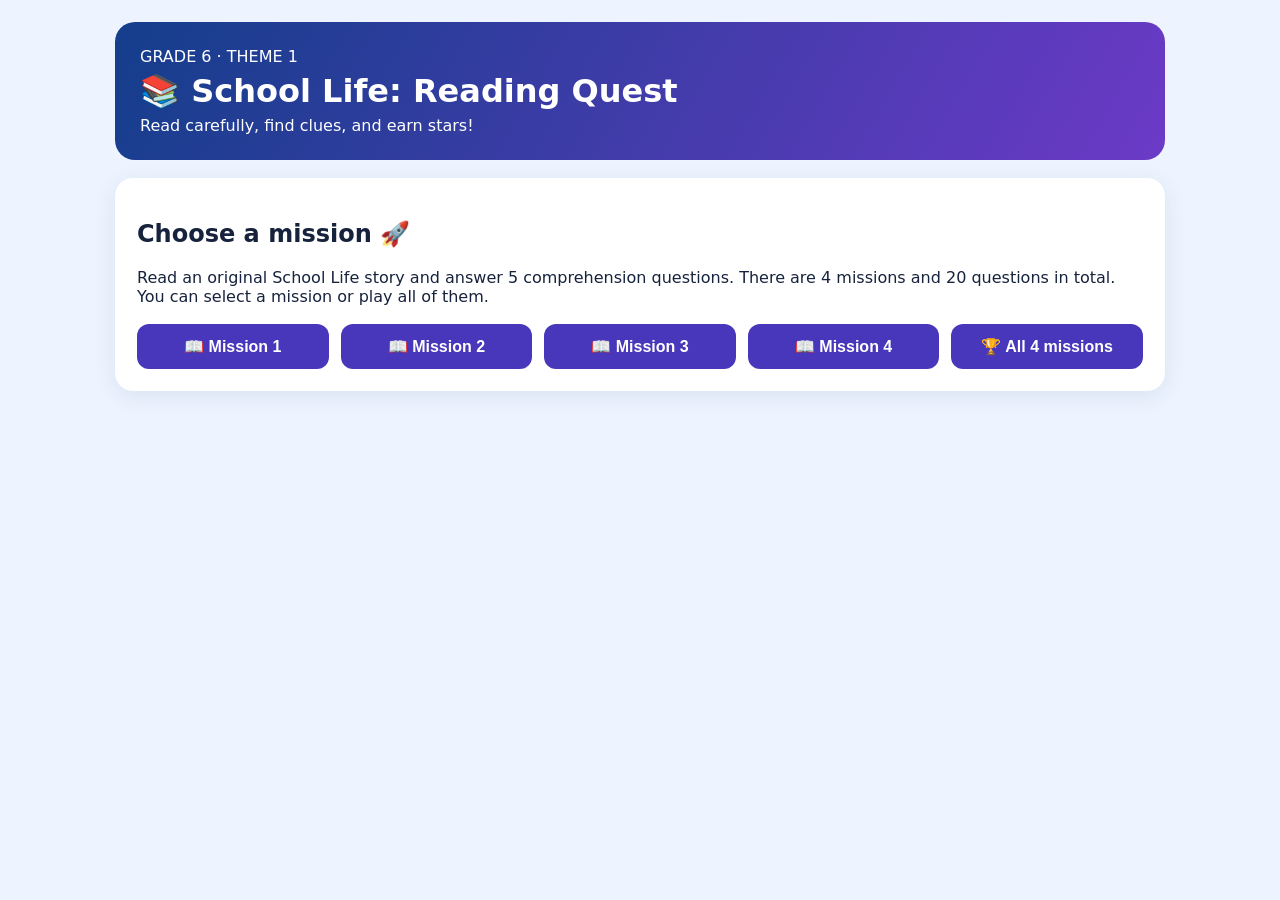
<file: materyeller/reading_game.html>
<!doctype html><html lang="en"><head><meta charset="UTF-8"><meta name="viewport" content="width=device-width,initial-scale=1"><title>School Life Reading Quest</title><style>:root{font-family:system-ui,Arial,sans-serif;color:#17233d;background:#edf4ff}*{box-sizing:border-box}body{margin:0;padding:22px}.app{max-width:1050px;margin:auto}.hero{background:linear-gradient(120deg,#143e8b,#6c3ac7);color:white;padding:25px;border-radius:20px}.hero h1{margin:6px 0}.shell{display:grid;grid-template-columns:1.05fr 1fr;gap:18px;margin-top:18px}.panel{background:white;border-radius:18px;padding:22px;box-shadow:0 5px 22px #1d397318}.reading{font-size:18px;line-height:1.8;white-space:pre-line}.label{color:#5b54a4;font-weight:800;text-transform:uppercase;letter-spacing:1px;font-size:12px}.question{font-size:20px;font-weight:750;margin:15px 0}.option{width:100%;padding:13px 15px;text-align:left;border:2px solid #e0e8f7;background:#f8fbff;border-radius:12px;margin:5px 0;cursor:pointer;font-size:15px}.option:hover:not(:disabled){border-color:#7056dc}.option.correct{border-color:#15966a;background:#dcfce9}.option.wrong{border-color:#dc4263;background:#ffe6ea}button:disabled{cursor:default}.btn{background:#4937bb;color:white;border:0;border-radius:12px;padding:13px 20px;font-size:16px;font-weight:750;cursor:pointer}.btn:disabled{opacity:.45}.controls{display:flex;gap:10px;flex-wrap:wrap;margin-top:16px}.muted{color:#64748b}.stats{display:flex;gap:14px;justify-content:space-between;margin:15px 0;font-weight:700}.progress{height:9px;background:#d9e2f7;border-radius:9px;overflow:hidden}.bar{height:100%;background:#16a6a1;width:0%;transition:width .25s}.feedback{min-height:44px;margin-top:12px;font-weight:650}.intro{margin-top:18px}.hide{display:none!important}.choicelevel{display:flex;gap:12px;flex-wrap:wrap;margin-top:18px}.choicelevel button{flex:1;min-width:150px}.finish{text-align:center;padding:40px}.finish h2{font-size:30px}@media(max-width:760px){.shell{grid-template-columns:1fr}.reading{font-size:16px}body{padding:10px}}@media print{.hero,.controls,.stats,.progress{display:none}.shell{display:block}.panel{box-shadow:none}}</style></head><body><main class="app"><header class="hero"><div>GRADE 6 · THEME 1</div><h1>📚 School Life: Reading Quest</h1><div>Read carefully, find clues, and earn stars!</div></header><section id="intro" class="panel intro"><h2>Choose a mission 🚀</h2><p>Read an original School Life story and answer 5 comprehension questions. There are 4 missions and 20 questions in total. You can select a mission or play all of them.</p><div class="choicelevel" id="missions"></div></section><section id="game" class="hide"><div class="stats"><span id="counter"></span><span id="score"></span></div><div class="progress"><div class="bar" id="bar"></div></div><div class="shell"><article class="panel"><div class="label" id="storyTitle"></div><div class="reading" id="story"></div></article><article class="panel"><div class="label" id="type"></div><div class="question" id="question"></div><div id="options"></div><div class="feedback" id="feedback" aria-live="polite"></div><div class="controls"><button class="btn" id="next" disabled>Next question →</button><button class="btn" id="home" style="background:#64748b">Change mission</button></div></article></div></section><section id="finish" class="panel finish hide"><div style="font-size:55px" id="trophy">🏆</div><h2>Mission Complete!</h2><h1 id="result"></h1><p id="message"></p><div class="controls" style="justify-content:center"><button class="btn" id="again">Play again</button><button class="btn" id="menu" style="background:#64748b">Choose another mission</button></div></section></main><script>
const stories=[
{title:'Mission 1 · Our School Day',text:`My name is Deniz. I go to school on weekdays. I usually arrive at eight o’clock. When the bell rings, my classmates and I line up in the school garden. We walk quietly to our classroom. Our teacher always greets us with a smile. We listen carefully and follow the school rules. On Tuesdays, we often work in the science lab. I like doing experiments with my friends. After school, I sometimes visit the library to borrow a book.`,qs:[['When does Deniz usually arrive at school?',['At eight o’clock','At nine o’clock','At ten o’clock','At seven o’clock'],0,'The text says Deniz usually arrives at eight o’clock.'],['Where do the students line up?',['In the canteen','In the school garden','In the library','In the lab'],1,'They line up in the school garden.'],['What do the students often do on Tuesdays?',['Sing in the choir','Play chess','Work in the science lab','Prepare a parade'],2,'Tuesday is their science lab day.'],['How does the teacher greet the class?',['With a smile','With a speech','With a flag','With a song'],0,'The teacher always greets them with a smile.'],['Which sentence is TRUE?',['Deniz never visits the library.','Students run to their classroom.','Deniz goes to school on Sundays.','Deniz sometimes borrows a book.'],3,'Deniz sometimes visits the library to borrow a book.']]},
{title:'Mission 2 · Library Helpers',text:`Elif and Mert are classmates. Their school has a large library. Elif usually goes there on Fridays because she loves storybooks. Mert often helps the librarian arrange the books. The librarian asks students to speak quietly and return books on time. Last Friday, Elif wanted a book about space, but she could not find it. Mert showed her the correct shelf. Elif thanked him. They both think that helping others is an important school responsibility.`,qs:[['Why does Elif usually visit the library on Fridays?',['She likes storybooks','She wants to play football','She has a music lesson','She works in the canteen'],0,'Elif loves storybooks.'],['What does Mert often do?',['Decorates the hall','Arranges the books','Sings the anthem','Leads a parade'],1,'Mert helps the librarian arrange books.'],['What should students do in the library?',['Shout loudly','Leave books on the floor','Speak quietly','Eat lunch'],2,'The librarian asks students to speak quietly.'],['What kind of book did Elif want?',['A book about sports','A book about music','A book about food','A book about space'],3,'Elif wanted a book about space.'],['What is the main idea of the text?',['Students should avoid libraries.','Helping others is a school responsibility.','Students should never borrow books.','Every student must be a librarian.'],1,'Both students believe helping others is important.']]},
{title:'Mission 3 · Republic Day Preparations',text:`Our school celebrates Republic Day every year. This year, Ada is the leader of the preparations. She organises the programme and helps her classmates. Bora carries the flag in the parade. Ece reads a poem, and the school choir sings songs. Before the ceremony, the students decorate the conference hall. The headmaster gives a speech. Everyone stands respectfully during the national anthem. The students are excited because they enjoy working together.`,qs:[['Who organises the programme?',['Bora','Ece','Ada','The choir'],2,'Ada is the leader and organises the programme.'],['What is Bora responsible for?',['Carrying the flag','Reading a poem','Giving a speech','Decorating the library'],0,'Bora carries the flag in the parade.'],['Where do the students prepare decorations?',['In the playground','In the conference hall','In the canteen','In the lab'],1,'They decorate the conference hall.'],['Who gives a speech?',['Ada','Bora','Ece','The headmaster'],3,'The headmaster gives a speech.'],['Why are the students excited?',['They will have an exam.','They do not like ceremonies.','They enjoy working together.','They want to leave school.'],2,'They enjoy working together.']]},
{title:'Mission 4 · Sports Day',text:`Zeynep is a member of the school sports club. She usually practises running after lessons. Her friend Arda sometimes joins her, but he prefers playing chess. On Wednesday, the school has a Sports Day celebration. Zeynep wants to join the running race. She feels nervous because she does not want to fail. Her PE teacher says, “Listen carefully, follow my instructions, and try your best.” Arda encourages her, too. At the end of the race, Zeynep smiles. She is proud because she tried her best.`,qs:[['What does Zeynep usually do after lessons?',['Practises running','Reads poems','Borrows books','Decorates classrooms'],0,'She usually practises running.'],['What activity does Arda prefer?',['Running','Playing chess','Singing','Doing experiments'],1,'Arda prefers playing chess.'],['When is Sports Day?',['Monday','Tuesday','Friday','Wednesday'],3,'Sports Day is on Wednesday.'],['Why does Zeynep feel nervous?',['She forgot her bag.','She does not like her teacher.','She does not want to fail.','She cannot find the library.'],2,'She does not want to fail.'],['What does the PE teacher advise?',['Follow instructions and try your best.','Leave the race immediately.','Never practise running.','Play chess instead.'],0,'The teacher tells her to follow instructions and try her best.']]}];
const $=id=>document.getElementById(id);let questions=[],pos=0,score=0,selected=-1,mode='all';
function menu(){$('intro').classList.remove('hide');$('game').classList.add('hide');$('finish').classList.add('hide')}
function start(which){mode=which;questions=[];(which==='all'?stories:[stories[+which]]).forEach(s=>s.qs.forEach(q=>questions.push({s,q})));pos=0;score=0;$('intro').classList.add('hide');$('finish').classList.add('hide');$('game').classList.remove('hide');render()}
function render(){selected=-1;const {s,q}=questions[pos];$('counter').textContent=`Question ${pos+1} / ${questions.length}`;$('score').textContent=`⭐ ${score} points`;$('bar').style.width=`${100*pos/questions.length}%`;$('storyTitle').textContent=s.title;$('story').textContent=s.text;$('type').textContent='Reading comprehension';$('question').textContent=q[0];$('feedback').textContent='';$('next').disabled=true;$('next').textContent=pos===questions.length-1?'See results →':'Next question →';$('options').innerHTML='';q[1].forEach((o,i)=>{let b=document.createElement('button');b.className='option';b.textContent=`${'ABCD'[i]}. ${o}`;b.onclick=()=>choose(i);$('options').append(b)})}
function choose(i){if(selected!==-1)return;selected=i;const q=questions[pos].q;const good=i===q[2];if(good)score+=10;$('score').textContent=`⭐ ${score} points`;document.querySelectorAll('.option').forEach((b,j)=>{b.disabled=true;if(j===q[2])b.classList.add('correct');else if(j===i)b.classList.add('wrong')});$('feedback').textContent=(good?'✅ Correct! ':'❌ Not quite. ')+q[3];$('next').disabled=false}
function advance(){pos++;if(pos===questions.length){$('game').classList.add('hide');$('finish').classList.remove('hide');$('result').textContent=`${score} / ${questions.length*10} points`;$('trophy').textContent=score>=questions.length*8?'🏆':score>=questions.length*5?'🌟':'📖';$('message').textContent=score>=questions.length*8?'Excellent reading detective!':score>=questions.length*5?'Great effort! Read the clues carefully next time.':'Keep practising! Every story makes you stronger.'}else render()}
stories.forEach((s,i)=>{const b=document.createElement('button');b.className='btn';b.textContent=`📖 Mission ${i+1}`;b.onclick=()=>start(String(i));$('missions').append(b)});const all=document.createElement('button');all.className='btn';all.textContent='🏆 All 4 missions';all.onclick=()=>start('all');$('missions').append(all);$('next').onclick=advance;$('home').onclick=menu;$('menu').onclick=menu;$('again').onclick=()=>start(mode);
</script></body></html>
</file>
<file: style.css>
:root{font-family:Arial,Helvetica,sans-serif;color:#323b44;background:#f0f2f4;font-synthesis:none}*{box-sizing:border-box}[hidden]{display:none!important}body{margin:0}button,input{font:inherit}button,a,input{-webkit-tap-highlight-color:transparent}button{cursor:pointer}button:disabled{cursor:wait;opacity:.65}a{color:inherit;text-decoration:none}.skip-link{position:absolute;top:-60px;left:15px;padding:12px;background:white;z-index:5}.skip-link:focus{top:10px}.site-header{padding:22px max(24px,calc((100vw - 1360px)/2));display:flex;justify-content:space-between;gap:20px;align-items:center;background:#344a5e;color:#fff;border-bottom:4px solid #993e4e}.brand{font-size:23px;font-weight:700;display:flex;gap:12px;align-items:center}.brand-icon{display:grid;place-items:center;background:#993e4e;color:#fff;border-radius:4px;width:34px;height:34px}.stage{font-size:13px;color:#e0e7ed}main{max-width:1360px;min-height:75vh;margin:30px auto;display:grid;grid-template-columns:190px minmax(0,1fr) 340px;gap:24px;align-items:start;padding:0 24px}.sidebar{background:#fff;border:1px solid #dce1e5;border-radius:5px;padding:18px 0}.menu-heading{font-size:11px;font-weight:700;letter-spacing:1.2px;color:#737e87;padding:0 18px;margin:0 0 15px}.menu-active{display:block;border-left:4px solid #993e4e;background:#f5edf0;padding:13px 14px;font-size:14px;font-weight:700;color:#7c2c3b}.sidebar-note{border-top:1px solid #e5e8eb;margin:22px 18px 0;padding-top:18px;font-size:12px;line-height:1.7;color:#6b7680}.sidebar-note p{margin-bottom:0}.intro{background:#fff;border:1px solid #dce1e5;border-radius:5px;padding:30px;min-height:440px}.eyebrow{font-size:11px;font-weight:700;letter-spacing:1.3px;color:#8d3a4a;margin:0 0 16px}h1{font-size:30px;line-height:1.25;letter-spacing:-.6px;margin:0 0 18px;color:#344a5e}.lead{font-size:15px;line-height:1.8;color:#5e6b77;margin:0 0 28px}.info-block{border-top:1px solid #e5e8eb;padding-top:24px}.info-block h2,.announcement h2{font-size:17px;margin:0 0 12px}.info-block p,.announcement p{font-size:14px;line-height:1.85;color:#5e6b77;margin:0 0 12px}.announcement{margin-top:28px;border-left:3px solid #993e4e;padding:16px 18px;background:#faf5f6}.announcement p{margin:0}.card{background:#fff;border:1px solid #dce1e5;border-radius:5px;padding:24px;border-top:3px solid #344a5e}h2{font-size:23px;margin:0 0 10px;color:#344a5e}.muted{color:#63707c;font-size:13px;line-height:1.7;overflow-wrap:anywhere}form{margin-top:24px}label{display:block;font-size:13px;font-weight:600;margin:18px 0 8px}input{width:100%;min-height:46px;padding:11px 12px;background:#fff;border:1px solid #c8cfd6;border-radius:4px;color:#323b44}input:focus-visible,button:focus-visible,a:focus-visible{outline:3px solid #7ba8cf;outline-offset:3px}.password-wrap{position:relative}.password-wrap input{padding-right:75px}.password-wrap button{position:absolute;right:6px;top:8px;min-height:30px;border:0;background:transparent;color:#475e73;font-size:12px;padding:4px 8px}.primary,.secondary{width:100%;min-height:46px;border-radius:4px;font-weight:600;margin-top:22px}.primary{border:0;background:#993e4e;color:#fff}.primary:hover{background:#7c2c3b}.secondary{border:1px solid #c8cfd6;background:#fff;color:#344a5e}.note{color:#697580;font-size:11px;line-height:1.7;margin:16px 0 0}#status{font-size:13px;line-height:1.7;margin:20px 0 0;color:#63707c;overflow-wrap:anywhere}#status.error{color:#a13333}#status.success{color:#25684b}.badge{display:inline-block;padding:6px 12px;border-radius:4px;background:#e9f4eb;color:#326045;font-size:12px;font-weight:700;margin-top:14px}.success-note{font-size:13px;line-height:1.7;color:#38654c}.next-step{background:#f0f3f6;border-radius:4px;padding:16px;margin-top:22px}.next-step h3{font-size:15px;margin:0 0 8px}.next-step p{font-size:13px;line-height:1.7;margin:0;color:#63707c}footer{max-width:1312px;margin:auto;padding:24px;color:#687681;font-size:12px;border-top:1px solid #dce1e5;display:flex;justify-content:space-between;gap:20px}@media(max-width:1100px){main{grid-template-columns:minmax(0,1fr) 320px}.sidebar{display:none}}@media(max-width:720px){main{grid-template-columns:1fr;max-width:580px;margin:22px auto;padding:0 18px;gap:18px}.site-header{padding:20px}.stage{display:none}.intro{padding:24px;min-height:0}h1{font-size:26px}.card{padding:24px}footer{padding:22px 20px}}@media(max-width:400px){main{padding:0 12px}.intro,.card{padding:20px}footer span{display:none}}

.section-heading,.list-heading{display:flex;align-items:center;justify-content:space-between;gap:16px}.section-heading h1{margin:0}.section-heading .badge{margin:0}.section-heading{margin-bottom:18px}.class-form{padding:0 0 22px;border-bottom:1px solid #e5e8eb}.class-input-row{display:flex;gap:10px;align-items:center}.class-input-row input{min-width:0}.class-input-row .primary{width:auto;white-space:nowrap;margin:0;padding:0 17px}.list-heading{margin-top:25px}.list-heading h2{font-size:18px;margin:0}.list-heading .secondary{margin:0;width:auto;min-height:36px;padding:0 13px;font-size:12px}.classes-list{list-style:none;padding:0;margin:14px 0}.classes-list li{display:flex;gap:14px;align-items:center;border:1px solid #dce1e5;border-radius:5px;padding:16px;margin:10px 0}.class-symbol{background:#edf1f5;color:#344a5e;font-weight:700;font-size:12px;display:grid;place-items:center;min-width:38px;height:38px;border-radius:4px}.class-label{min-width:0}.class-label strong{font-size:16px;overflow-wrap:anywhere}.class-label p{font-size:12px;color:#63707c;margin:6px 0 0}.empty-state{padding:24px 18px;border:1px dashed #c8cfd6;border-radius:5px;line-height:1.8;color:#63707c;font-size:14px}#classes-status,#classes-load-status{font-size:13px;line-height:1.7;overflow-wrap:anywhere}#classes-status.error,#classes-load-status.error{color:#a13333}#classes-status.success{color:#25684b}@media(max-width:400px){.class-input-row{flex-direction:column;align-items:stretch}.class-input-row .primary{width:100%}}

.class-open{margin-left:auto;flex-shrink:0;background:#fff;border:1px solid #c8cfd6;border-radius:4px;padding:10px 12px;color:#344a5e;font-size:12px;font-weight:600;min-height:40px}.class-label{flex:1}.class-open:hover{background:#f0f3f6}.back-button{display:block;border:0;background:transparent;color:#7c2c3b;padding:5px 0;margin:0 0 24px;font-size:13px;min-height:36px}.student-position{font-variant-numeric:tabular-nums}#students-status,#students-load-status{font-size:13px;line-height:1.7;overflow-wrap:anywhere}#students-status.error,#students-load-status.error{color:#a13333}#students-status.success{color:#25684b}#students-title{overflow-wrap:anywhere}@media(max-width:400px){.classes-list li{flex-wrap:wrap}.class-open{margin-left:52px}}

textarea{font:inherit;width:100%;min-height:105px;resize:vertical;padding:12px;border:1px solid #c8cfd6;border-radius:4px;color:#323b44;background:#fff;line-height:1.6}textarea:focus-visible{outline:3px solid #7ba8cf;outline-offset:3px}.optional{font-size:11px;font-weight:400;color:#63707c}.class-tabs{display:flex;gap:8px;border-bottom:1px solid #dce1e5;margin:0 0 25px}.class-tabs button,.class-tabs span{font:inherit;font-size:13px;padding:12px 16px;border:0;background:transparent;color:#63707c}.class-tabs span{border-bottom:3px solid #993e4e;color:#7c2c3b;font-weight:700}.class-tabs button:hover{background:#f0f3f6}.class-actions{display:flex;gap:8px;flex-wrap:wrap;margin-left:auto}.class-actions .class-open{margin:0}.assignment-list{list-style:none;padding:0;margin:14px 0}.assignment-list li{border:1px solid #dce1e5;border-left:3px solid #993e4e;border-radius:5px;padding:20px;margin:12px 0}.assignment-list h3{margin:0 0 12px;font-size:17px;color:#344a5e;overflow-wrap:anywhere}.assignment-date{font-size:12px;color:#7c2c3b;font-weight:600;margin:0}.assignment-description{white-space:pre-wrap;overflow-wrap:anywhere;font-size:14px;color:#5e6b77;line-height:1.8;margin:14px 0 0}#assignments-title{overflow-wrap:anywhere}#assignments-status,#assignments-load-status{font-size:13px;line-height:1.7;overflow-wrap:anywhere}#assignments-status.error,#assignments-load-status.error{color:#a13333}#assignments-status.success{color:#25684b}#assignment-due-date{max-width:250px}@media(max-width:950px){.classes-list li{flex-wrap:wrap}.class-actions{width:100%;margin-left:52px}}

.child-card{border-top:1px solid #dce1e5;padding-top:24px;margin-top:24px}.child-card h2{font-size:21px;overflow-wrap:anywhere}.child-subtitle{font-size:13px;color:#63707c;line-height:1.7;overflow-wrap:anywhere;margin:0 0 16px}#parent-title{overflow-wrap:anywhere}#parent-load-status{font-size:13px;line-height:1.7;overflow-wrap:anywhere}#parent-load-status.error{color:#a13333}@media(max-width:520px){#parent-view .section-heading{flex-wrap:wrap}}

.intro{min-width:0}.completion-controls{display:flex;align-items:center;justify-content:space-between;gap:12px;flex-wrap:wrap;margin-top:18px}.completion-state{display:inline-block;font-size:12px;font-weight:700;border-radius:4px;padding:7px 10px;white-space:nowrap}.completion-state.done{background:#e9f4eb;color:#25684b}.completion-state.pending{background:#f3f0e8;color:#6b571d}.completion-toggle{background:#fff;color:#344a5e;border:1px solid #c8cfd6;border-radius:4px;min-height:44px;padding:10px 13px;font-size:12px;font-weight:600}.completion-toggle:hover{background:#f0f3f6}.completion-message{font-size:12px;line-height:1.7;color:#25684b;overflow-wrap:anywhere;margin:10px 0 0}.completion-message:empty{display:none}.completion-message.error{color:#a13333}.class-tabs{flex-wrap:wrap}.results-summary{color:#63707c;font-size:13px;line-height:1.8}#results-load-status{font-size:13px;line-height:1.8}#results-load-status.error{color:#a13333}.table-scroll{max-width:100%;overflow-x:auto;border:1px solid #dce1e5;border-radius:5px;margin-top:18px}.table-scroll:focus-visible{outline:3px solid #7ba8cf;outline-offset:3px}.table-scroll table{border-collapse:collapse;width:100%;min-width:500px;font-size:13px}.table-scroll caption{text-align:left;padding:14px;color:#344a5e;font-weight:700}.table-scroll th,.table-scroll td{text-align:left;padding:14px;border-top:1px solid #dce1e5;vertical-align:middle}.table-scroll thead th{background:#f0f3f6;min-width:145px;max-width:230px;overflow-wrap:anywhere}.table-scroll thead th:first-child{min-width:150px}.table-scroll tbody th{font-weight:600;overflow-wrap:anywhere;min-width:150px;max-width:230px}.table-scroll small{display:block;font-size:11px;font-weight:400;margin-top:7px;color:#63707c}.table-scroll tbody tr:nth-child(even){background:#fafbfc}#results-title{overflow-wrap:anywhere}

select{font:inherit}.status-select{display:block;width:100%;min-width:135px;min-height:44px;border:1px solid #c8cfd6;border-radius:4px;background:#fff;color:#344a5e;padding:8px;font-size:12px;margin-top:10px}.status-select:focus-visible{outline:3px solid #7ba8cf;outline-offset:3px}.teacher-status{min-width:140px}.completion-state.missing{background:#fbecec;color:#a13333}.parent-notices{margin-top:22px;padding:18px;border-left:3px solid #993e4e;background:#faf5f6}.parent-notices h2{font-size:18px}.parent-notices ul{padding-left:18px;margin:12px 0 0;font-size:13px;line-height:1.8}.parent-notices li{margin:8px 0;overflow-wrap:anywhere}

.record-actions{display:flex;gap:8px;flex-wrap:wrap}.record-actions .class-open{margin:0}.record-delete{min-height:40px;padding:10px 12px;border:1px solid #d8b4b4;border-radius:4px;background:#fff;color:#a13333;font-size:12px;font-weight:600}.assignment-list .record-actions{margin-top:18px}.class-actions .record-actions{display:contents}dialog{width:min(540px,calc(100% - 28px));max-height:90vh;overflow:auto;padding:26px;border:1px solid #dce1e5;border-radius:6px;color:#323b44;background:#fff}dialog::backdrop{background:rgba(20,32,44,.6)}dialog form{margin:0}.dialog-actions{display:flex;gap:12px}.dialog-actions button{flex:1}.delete-warning{font-size:14px;line-height:1.8}.record-actions button:hover{background:#f0f3f6}#record-message{font-size:13px;line-height:1.7}#record-message.error{color:#a13333}@media(max-width:650px){.classes-list .record-actions{width:100%;margin-left:52px}.class-actions .record-actions{display:flex;margin:0;width:auto}}


.header-links{display:flex;align-items:center;gap:22px;flex-wrap:wrap}.header-links a{color:#fff;font-size:14px;text-decoration:none;padding:10px 12px;border:1px solid #a1adb7;border-radius:4px}.header-links a:hover{background:#465c70}.menu-link{display:block;padding:14px 18px;color:#344a5e;font-size:14px;text-decoration:none}.menu-link:hover{background:#f0f3f6}.login-tabs{display:flex;gap:8px;flex-wrap:wrap;margin-top:20px}.login-tabs button{flex:1;padding:10px 8px;min-height:44px;border:1px solid #c8cfd6;border-radius:4px;background:white;color:#344a5e;font-size:12px}.login-tabs button[aria-pressed=true]{background:#f5edf0;border-color:#993e4e;color:#7c2c3b;font-weight:700}.materials-page{display:block;max-width:1050px;min-height:70vh}.materials-page .lead{max-width:650px}.materials-grid{display:grid;grid-template-columns:repeat(2,minmax(0,1fr));gap:24px}.material-card{background:#fff;border:1px solid #dce1e5;border-top:4px solid #993e4e;border-radius:6px;padding:26px;display:flex;flex-direction:column;align-items:flex-start}.material-card h2{font-size:23px;line-height:1.4;margin:18px 0 12px}.material-card p{font-size:14px;color:#63707c;line-height:1.8}.material-card .primary{display:inline-flex;justify-content:center;align-items:center;text-decoration:none;margin-top:auto;width:auto;padding:12px 24px}.material-kind{font-size:12px;font-weight:bold;letter-spacing:.5px;color:#7c2c3b}.material-icon{width:60px;height:60px;background:#f5edf0;color:#993e4e;border-radius:8px;display:grid;place-items:center;font-size:26px;font-weight:bold}.materials-back{display:inline-block;margin:10px 0 30px;color:#7c2c3b;font-size:14px}.material-card .material-description{margin-bottom:28px}.materials-page .note{margin-top:24px}@media(max-width:720px){.materials-grid{grid-template-columns:1fr}.site-header{flex-wrap:wrap;gap:14px}.brand{font-size:21px}.header-links{gap:8px}.header-links a{font-size:13px}.material-card{padding:23px}}

/* Hesap ayarları */
#welcome{overflow-wrap:anywhere}
.header-action{color:#fff;font-size:14px;padding:10px 12px;border:1px solid #a1adb7;border-radius:4px;background:transparent;min-height:40px}.header-action:hover{background:#465c70}#settings-dialog{width:min(510px,calc(100% - 28px))}#settings-dialog h3{font-size:18px;margin:24px 0 12px}#settings-account{margin-top:6px}#settings-status{font-size:13px;line-height:1.8;overflow-wrap:anywhere;min-height:24px}#settings-status.error{color:#a13333}#settings-status.success{color:#25684b}@media(max-width:520px){#settings-dialog{padding:22px}.header-action{font-size:13px}}

/* Class enrollment and teacher access. */
.enrollment-panel{margin:20px 0;padding:18px;border:1px solid #dce1e5;border-radius:5px;background:#f8fafb}
.enrollment-panel .note{font-size:13px;margin-top:8px}
.enrollment-panel .list-heading{margin:0}
.enrollment-codes,.staff-list{list-style:none;padding:0;margin:12px 0;max-height:270px;overflow:auto}
.enrollment-codes li,.staff-list li{border-bottom:1px solid #dce1e5;padding:5px 0;font-size:13px;overflow-wrap:anywhere}
.enrollment-codes label{display:flex;gap:10px;align-items:center;min-height:34px;margin:0;cursor:pointer}
.enrollment-codes input{width:18px;height:18px;min-height:0;margin:0;accent-color:#993e4e;flex:none}
.staff-list li{display:flex;flex-wrap:wrap;align-items:center;justify-content:space-between;gap:8px}
#staff-dialog h3{margin:24px 0 8px;color:#344a5e;font-size:15px}
#enrollment-status,#staff-status{font-size:13px;line-height:1.6;overflow-wrap:anywhere}
#enrollment-status.error,#staff-status.error{color:#a13333}
#enrollment-status.success,#staff-status.success{color:#25684b}
@media(max-width:500px){.enrollment-panel{padding:12px}.enrollment-panel .list-heading{align-items:flex-start;flex-direction:column;gap:8px}.staff-list li{align-items:flex-start}}
</file>
<file: platform/platform.css>
:root {
  --school-navy: #233b50;
  --school-ink: #213749;
  --school-wine: #932d43;
  --school-muted: #506371;
  --school-paper: #f7f5f1;
  --school-line: #e1ddd6;
}

body:has(.platform-home) {
  background: var(--school-paper);
}

.site-header.site-header--platform {
  background: var(--school-navy);
  border-bottom-color: #b64b5c;
  padding-block: 19px;
}

.platform-brand {
  display: flex;
  align-items: center;
  color: inherit;
  text-decoration: none;
  flex: 0 0 auto;
  max-width: 100%;
  gap: 11px;
}

.platform-mark {
  display: grid;
  place-items: center;
  box-sizing: border-box;
  color: #fff;
  flex: none;
  width: 43px;
  height: 43px;
  border: 1px solid #d18b97;
  border-radius: 11px;
  background: #a4394f;
}

.platform-brand-copy { display: grid; gap: 4px; line-height: 1.12; }
.platform-brand-copy strong { font-size: 19px; font-weight: 700; letter-spacing: -.25px; }
.platform-brand-copy > span { color: #e4e9ed; font-size: 12px; font-weight: 500; }
.site-header--resources .header-links .platform-signin { display: none; }

#main-content:has(.platform-home) {
  max-width: 1440px;
  grid-template-columns: 205px minmax(0, 1fr) minmax(270px, 320px);
  margin-block: 27px 36px;
  gap: 20px;
}

#main-content:has(.platform-home) .sidebar {
  border-color: var(--school-line);
  border-radius: 13px;
  padding-bottom: 12px;
}

#main-content:has(.platform-home) .menu-link { border-left: 4px solid transparent; padding-left: 14px; }
#main-content:has(.platform-home) .menu-active { border-left-color: var(--school-wine); }
#main-content:has(.platform-home) .intro { border-color: var(--school-line); border-radius: 14px; }

.platform-home { min-width: 0; }
.platform-hero {
  position: relative;
  isolation: isolate;
  display: grid;
  grid-template-columns: minmax(0, 1fr) minmax(156px, .67fr);
  align-items: center;
  padding: clamp(22px, 2.9vw, 42px);
  min-height: 295px;
  gap: 4px;
  overflow: hidden;
  border: 1px solid #efdccc;
  border-radius: 18px;
  background: linear-gradient(115deg, #fff8ed, #f9e6d6);
}

.platform-hero-copy { position: relative; z-index: 1; }
.platform-hero h1 {
  color: var(--school-ink);
  font-size: clamp(34px, 3.65vw, 57px);
  font-weight: 800;
  line-height: 1.02;
  letter-spacing: -.05em;
  margin: 0 0 15px;
}

.platform-hero p { color: #455766; line-height: 1.55; font-size: 15px; max-width: 285px; margin: 0 0 23px; }
.platform-cta {
  display: inline-flex;
  align-items: center;
  gap: 13px;
  max-width: 100%;
  min-height: 43px;
  padding: 10px 15px;
  border-radius: 8px;
  background: var(--school-wine);
  color: #fff;
  font-size: 13px;
  font-weight: 700;
}
.platform-cta:hover { background: #7d2236; }
.platform-cta svg { flex: none; }

.platform-hero-art { position: relative; display: grid; place-items: center; align-self: stretch; }
.platform-hero-art::before,
.platform-hero-art::after {
  content: "";
  position: absolute;
  inset: 5% -4%;
  border: 1px solid #ebc0ab;
  border-radius: 50%;
  transform: rotate(-18deg);
  z-index: -1;
}
.platform-hero-art::after {
  inset: 14% -11%;
  transform: rotate(31deg);
  opacity: .7;
}
.platform-mascot {
  position: relative;
  width: min(100%, 252px);
  min-width: 0;
  padding: 0;
  border: 0;
  border-radius: 18px;
  background: transparent;
  color: var(--school-wine);
  font: inherit;
  cursor: pointer;
  -webkit-tap-highlight-color: transparent;
}
.platform-mascot:focus-visible {
  outline: 2px solid var(--school-wine);
  outline-offset: 5px;
}
.mascot-stage {
  display: grid;
  place-items: center;
  width: 100%;
  aspect-ratio: 276 / 266;
}
.mascot-idle,
.mascot-greeting {
  position: relative;
  grid-area: 1 / 1;
  width: 100%;
  mix-blend-mode: multiply;
  transition: opacity 140ms ease;
}
.mascot-idle img { display: block; width: 100%; height: auto; }
.mascot-eye {
  position: absolute;
  left: 40.55%;
  top: 33.5%;
  width: 12.5%;
  height: 12.8%;
  overflow: hidden;
  border-radius: 49% 53% 49% 48%;
  background: radial-gradient(ellipse at 44% 36%, #fffdf6 55%, #f8ddcf 100%);
  opacity: 0;
}
.platform-mascot.is-tracking .mascot-eye { opacity: 1; }
.mascot-pupil {
  position: absolute;
  top: 55%;
  left: 45%;
  width: 75%;
  height: 86%;
  border-radius: 50%;
  background:
    radial-gradient(circle at 67% 28%, #fffaf3 0 11%, transparent 13%),
    radial-gradient(circle at 48% 14%, #fff9ee 0 4%, transparent 6%),
    radial-gradient(ellipse at 53% 43%, #2b1520 54%, #54323c 78%, #39212a 100%);
  transform: translate(calc(-50% + var(--gaze-x, 0px)), calc(-50% + var(--gaze-y, 0px)));
  transition: transform 85ms ease-out;
}
.mascot-greeting {
  aspect-ratio: 296 / 246;
  opacity: 0;
  /* Cloth outlines on NAR6, measured relative to the image. */
  --az-cloth: 60% 23.6%, 63% 24.2%, 66% 23.5%, 71% 21.4%, 75.5% 20.5%,
    78.7% 21.5%, 79.4% 33.7%, 79.2% 39.6%, 76.7% 39.9%, 74.4% 38.9%,
    71.2% 40%, 68% 41.7%, 64.9% 42.2%, 63.2% 39.9%, 61.7% 36.5%,
    60.6% 31.4%, 60% 23.6%;
  --tr-cloth: 82.8% 24.9%, 85.9% 24.8%, 88.5% 26.2%, 91.7% 29.2%,
    95.3% 31.2%, 99.6% 31.3%, 99.7% 33.5%, 96% 44.8%, 95.2% 46.7%,
    92.5% 47%, 89.3% 45.3%, 85.9% 42.6%, 83.7% 40.5%, 79.9% 40.4%,
    80.1% 37.3%, 81.6% 31.5%, 82.8% 24.9%;
}
.mascot-greeting img { position: absolute; inset: 0; width: 100%; height: 100%; }
.mascot-flag { display: none; }
.platform-mascot.can-greet:is(.is-hovered, .is-greeting) .mascot-idle { opacity: 0; }
.platform-mascot.can-greet:is(.is-hovered, .is-greeting) .mascot-greeting { opacity: 1; }
.mascot-hint { display: none; }

@supports (clip-path: polygon(evenodd, 0 0, 100% 0, 100% 100%, 0 100%)) {
  @media (prefers-reduced-motion: no-preference) {
    .mascot-greeting-base {
      clip-path: polygon(evenodd, 0 0, 100% 0, 100% 100%, 0 100%, 0 0,
        var(--az-cloth), 0 0, var(--tr-cloth), 0 0);
    }
    .mascot-flag { display: block; }
    .mascot-flag--az { clip-path: polygon(var(--az-cloth)); transform-origin: 60.3% 31%; }
    .mascot-flag--tr { clip-path: polygon(var(--tr-cloth)); transform-origin: 81.9% 32%; }
    .platform-mascot.can-greet:is(.is-hovered, .is-greeting) .mascot-flag {
      animation: mascot-flag-wave 860ms ease-in-out infinite alternate;
    }
    .platform-mascot.can-greet:is(.is-hovered, .is-greeting) .mascot-flag--tr {
      animation-duration: 720ms;
      animation-direction: alternate-reverse;
    }
  }
}
@keyframes mascot-flag-wave {
  from { transform: rotate(-5deg) scaleX(.97); }
  to { transform: rotate(5deg) scaleX(1.015); }
}
@media (hover: none) {
  .mascot-hint {
    position: absolute;
    inset: auto 0 -15px;
    display: block;
    color: var(--school-wine);
    font-size: 11px;
    font-weight: 700;
  }
}
@media (prefers-reduced-motion: reduce) {
  .mascot-idle, .mascot-greeting, .mascot-pupil { transition: none; }
  .platform-mascot.is-tracking .mascot-eye { opacity: 0; }
}

.platform-resources { padding-top: 24px; scroll-margin-top: 16px; }
.platform-resources-heading { display: flex; align-items: baseline; justify-content: space-between; flex-wrap: wrap; gap: 7px 14px; margin-bottom: 14px; }
.platform-resources-heading h2 { margin: 0; color: var(--school-ink); font-size: clamp(20px, 2.1vw, 27px); letter-spacing: -.025em; }
.platform-tiles { display: grid; grid-template-columns: repeat(2, minmax(0, 1fr)); gap: 11px; }
.platform-tile {
  display: grid;
  grid-template-columns: minmax(0, 1fr) minmax(54px, .48fr);
  grid-template-rows: 1fr auto;
  gap: 8px 3px;
  align-items: start;
  min-height: 151px;
  padding: 17px 14px 14px 16px;
  border: 1px solid var(--school-line);
  border-radius: 13px;
  background: #fff;
}
.platform-tile:hover { border-color: #bd8992; box-shadow: 0 5px 15px #44372610; }
.platform-tile--odev { background: #fff9f3; }
.platform-tile--kitap { background: #fff8eb; }
.platform-tile--dijital { background: #f0f5f9; }
.platform-tile--atolye { background: #f3f5eb; }
.platform-tile h3 { margin: 0 0 7px; color: var(--school-ink); font-size: clamp(15px, 1.45vw, 19px); letter-spacing: -.025em; line-height: 1.22; }
.platform-tile p { margin: 0; color: #465866; font-size: 13px; line-height: 1.45; }
.platform-tile img { grid-column: 2; grid-row: 1 / span 2; width: 100%; max-width: 100px; height: auto; align-self: center; justify-self: end; mix-blend-mode: multiply; }
.platform-tile-arrow { display: grid; place-items: center; width: 30px; height: 29px; border: 1px solid #dbcdd0; border-radius: 7px; color: var(--school-wine); }
.platform-external-links {
  display: grid;
  grid-template-columns: repeat(2, minmax(0, 1fr));
  gap: 11px;
  margin-top: 11px;
}
.platform-external {
  display: flex;
  align-items: center;
  justify-content: space-between;
  gap: 10px;
  padding: 13px 15px;
  background: #fff;
  border: 1px solid var(--school-line);
  border-radius: 11px;
  color: var(--school-ink);
  font-size: 14px;
}
.platform-external:hover { border-color: #bd8992; }
.platform-external small { display: block; margin-top: 3px; color: var(--school-muted); }
.platform-external > svg { flex: none; color: var(--school-wine); }

.platform-game-header {
  display: flex;
  flex-wrap: wrap;
  justify-content: space-between;
  align-items: center;
  gap: 10px 18px;
  margin-bottom: 14px;
  padding: 12px 14px;
  border-radius: 12px;
  background: var(--school-navy);
  color: #fff;
}
.platform-game-header .materials-return { margin: 0; }
@media print {
  .platform-game-header { display: none; }
}

.platform-account.card { border: 1px solid var(--school-line); border-top: 3px solid var(--school-wine); border-radius: 14px; }
.platform-account .eyebrow { margin-bottom: 10px; }
.platform-account .primary { background: var(--school-wine); }
.platform-account .primary:hover { background: #7d2236; }
.homework-intro .info-block h2 { margin-top: 14px; }
.homework-intro .platform-cta { margin-top: 14px; }

@media (max-width: 1250px) {
  #main-content:has(.platform-home) { grid-template-columns: 172px minmax(0, 1fr) minmax(248px, 286px); gap: 15px; }
}
@media (max-width: 1070px) {
  #main-content:has(.platform-home) { grid-template-columns: minmax(0, 1fr) minmax(245px, 290px); }
  #main-content:has(.platform-home) .sidebar {
    display: flex;
    align-items: center;
    flex-wrap: wrap;
    grid-column: 1 / -1;
    padding: 3px 9px;
  }
  #main-content:has(.platform-home) .sidebar .menu-heading { display: none; }
  #main-content:has(.platform-home) .sidebar .menu-link {
    min-height: 38px;
    padding: 10px 12px;
    border-left: 0;
    border-bottom: 2px solid transparent;
    font-size: 13px;
  }
  #main-content:has(.platform-home) .sidebar .menu-active { border-bottom-color: var(--school-wine); border-radius: 4px; }
  #main-content:has(.platform-home) .sidebar .resource-menu-links {
    position: absolute;
    z-index: 5;
    width: 100%;
    min-width: 136px;
    margin: 2px 0 0;
    padding: 4px;
    background: #fff;
    border: 1px solid var(--school-line);
    border-radius: 8px;
    box-shadow: 0 5px 15px #192b3d23;
  }
}
@media (max-width: 720px) {
  .site-header.site-header--resources { padding: 14px 16px; }
  .site-header--resources .header-links > .resource-menu,
  .site-header--resources .header-links > .resource-menu-link { display: none; }
  .site-header.site-header--resources { display: flex; }
  .site-header--resources .header-links { display: flex; width: auto; }
  .site-header--resources .header-links .platform-signin { display: inline-flex; align-items: center; min-height: 34px; border-color: #acb9c4; font-size: 12px; }
  #main-content:has(.platform-home) { grid-template-columns: minmax(0, 1fr); gap: 15px; margin-block: 16px 26px; }
  #main-content:has(.platform-home) .sidebar .menu-link { padding-inline: 9px; }
  .platform-hero { min-height: 242px; padding: 23px 16px; grid-template-columns: minmax(0, 1fr) minmax(101px, .6fr); }
  .platform-hero h1 { font-size: clamp(29px, 7.3vw, 44px); }
  .platform-hero p { font-size: 13px; margin-bottom: 16px; }
  .hero-break { display: none; }
  .platform-tile { min-height: 142px; padding: 12px; grid-template-columns: minmax(0, 1fr) minmax(40px, .41fr); }
  .platform-tile h3 { font-size: 15px; }
  .platform-tile p { font-size: 12px; }
  .platform-resources { padding-top: 20px; }
}
@media (max-width: 380px) {
  .platform-hero { grid-template-columns: minmax(0, 1fr) 94px; }
  .platform-tiles, .platform-external-links { grid-template-columns: minmax(0, 1fr); }
  .platform-tile { min-height: 112px; grid-template-columns: minmax(0, 1fr) 68px; }
}
</file>
